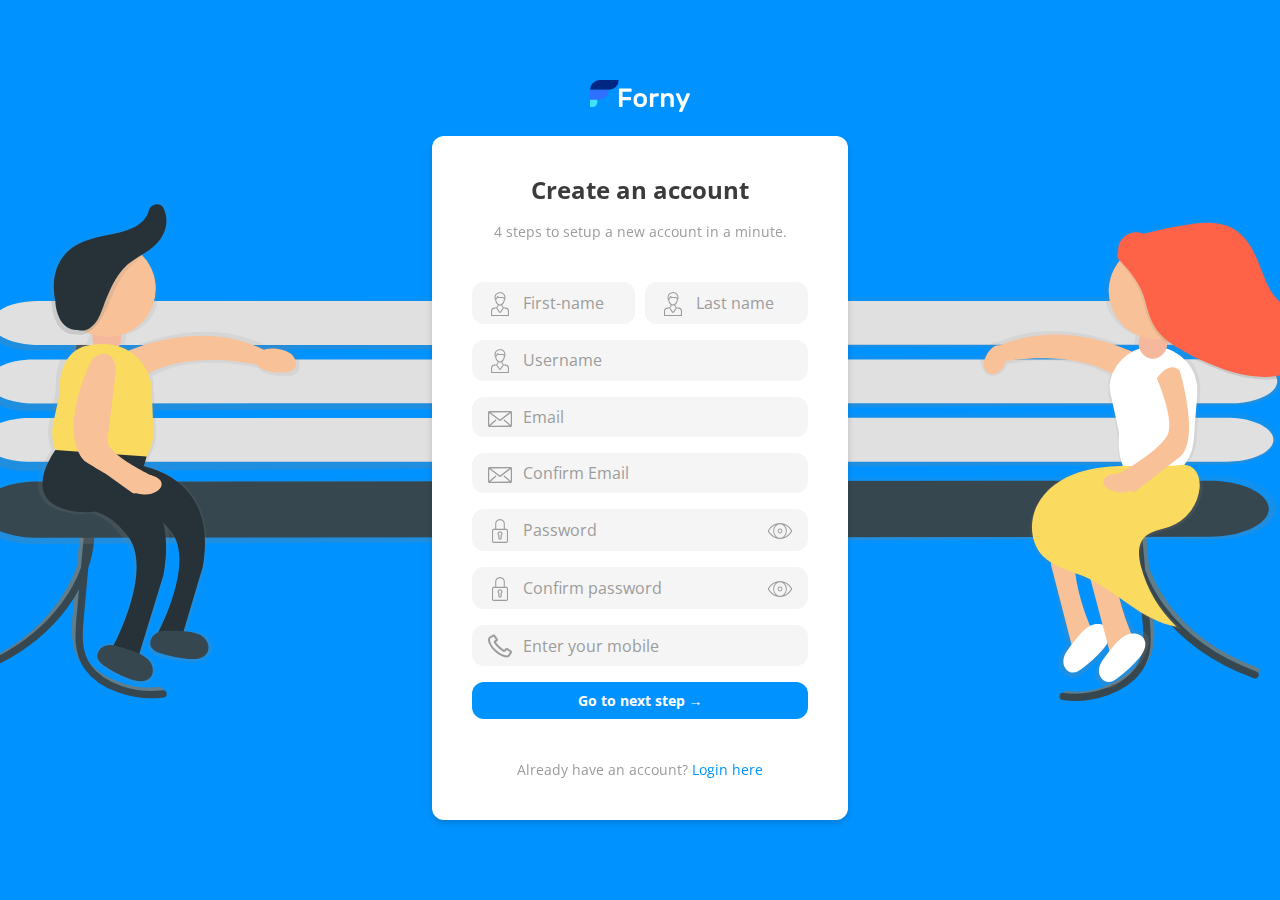
<file: index.html>
<!doctype html>
<html lang="en">

<head>
    <meta charset="utf-8">
    <meta name="viewport" content="width=device-width, initial-scale=1, shrink-to-fit=no">
    <meta name="description" content="Authentication forms">
    <meta name="author" content="Arasari Studio">

    <title>Forny Register form</title>
    <link href="register/css/bootstrap.min.css" rel="stylesheet">
    <link href="register/css/common.css" rel="stylesheet">

    
<link href="https://fonts.googleapis.com/css?family=Open+Sans:400,600,700&display=swap" rel="stylesheet">
<link href="register/css/theme-02.css" rel="stylesheet">
<link href="https://unpkg.com/aos@2.3.1/dist/aos.css" rel="stylesheet">



</head>

<body>
    <div class="forny-container">
        
<div class="forny-inner">
    <div class="mb-6 text-center forny-logo" data-aos="zoom-in" data-aos-duration="1000">
        <img src="register/img/logo-02.svg">
    </div>
    <div class="forny-form" data-aos="zoom-in" data-aos-duration="1000">
        <div class="text-center" data-aos="zoom-in" data-aos-duration="1500">
            <h4>Create an account</h4>
            <p class="mb-10"> 4 steps to setup a new account in a minute.</p>
        </div>
        <form >
            <div  class="form-section active" id="Form1">
            <div style="display: flex;">
            <div class="form-group first-name" data-aos="zoom-in" data-aos-duration="1500">
        
        
                <div class="input-group">
                    <div class="input-group-prepend">
                        <span class="input-group-text">
                            <svg xmlns="http://www.w3.org/2000/svg" width="18" height="24" viewBox="0 0 18 24">
            <g transform="translate(-61.127)">
                <g transform="translate(61.127)">
                    <path d="M75.6,15.584A3.128,3.128,0,0,1,72.452,12.7a5.374,5.374,0,0,0,1.229-1.234,7.564,7.564,0,0,0,1.331-3.524.537.537,0,0,0,.134-.191,5.891,5.891,0,0,0,.445-2.264A5.275,5.275,0,0,0,70.574,0a4.6,4.6,0,0,0-2.088.5,3.62,3.62,0,0,0-.738.134,4.171,4.171,0,0,0-2.6,2.407,6.062,6.062,0,0,0-.292,3.924,6.386,6.386,0,0,0,.27.831.537.537,0,0,0,.125.185A6.772,6.772,0,0,0,67.8,12.7a3.129,3.129,0,0,1-3.146,2.885,3.689,3.689,0,0,0-3.53,3.706V23.46a.536.536,0,0,0,.532.54H78.595a.536.536,0,0,0,.532-.54V19.291A3.688,3.688,0,0,0,75.6,15.584ZM68.044,1.676a2.588,2.588,0,0,1,.61-.1.526.526,0,0,0,.224-.061,3.576,3.576,0,0,1,1.7-.433,4.2,4.2,0,0,1,3.951,4.41c0,.073,0,.146-.005.218A2.3,2.3,0,0,0,72.862,5H69.234a.974.974,0,0,1-.593-.2,1.006,1.006,0,0,1-.328-.432.649.649,0,0,0-.645-.413.656.656,0,0,0-.592.5,5.033,5.033,0,0,1-1.2,2.188C65.336,4.406,66.3,2.187,68.044,1.676Zm-.463,9.346a6.408,6.408,0,0,1-1.29-3.289,6.123,6.123,0,0,0,1.549-2.2A2.083,2.083,0,0,0,68,5.669a2.021,2.021,0,0,0,1.23.414h3.629a1.264,1.264,0,0,1,1.153.76s0,.008,0,.011c0,3.051-1.744,5.532-3.887,5.532A3.315,3.315,0,0,1,67.581,11.022ZM68.8,13.23a3.821,3.821,0,0,0,2.647,0A4.241,4.241,0,0,0,73,15.78l-2.8,4.041a.091.091,0,0,1-.151,0l-2.8-4.042A4.242,4.242,0,0,0,68.8,13.23Zm9.258,9.69H62.192V19.29a2.612,2.612,0,0,1,2.59-2.629,4.5,4.5,0,0,0,1.553-.333l2.846,4.114a1.153,1.153,0,0,0,.947.5h0a1.153,1.153,0,0,0,.947-.5l2.846-4.113a4.326,4.326,0,0,0,1.552.333,2.612,2.612,0,0,1,2.59,2.629Z" transform="translate(-61.127)"/>
                </g>
            </g>
        </svg>
                        </span>
                    </div>
                    
            <input required  class="form-control" name="First-name" type="name"
            placeholder="First-name">
        
                </div>
            </div>

            <div class="form-group last-name" data-aos="zoom-in" data-aos-duration="1500">
        
        
                <div class="input-group">
                    <div class="input-group-prepend">
                        <span class="input-group-text">
                            <svg xmlns="http://www.w3.org/2000/svg" width="18" height="24" viewBox="0 0 18 24">
            <g transform="translate(-61.127)">
                <g transform="translate(61.127)">
                    <path d="M75.6,15.584A3.128,3.128,0,0,1,72.452,12.7a5.374,5.374,0,0,0,1.229-1.234,7.564,7.564,0,0,0,1.331-3.524.537.537,0,0,0,.134-.191,5.891,5.891,0,0,0,.445-2.264A5.275,5.275,0,0,0,70.574,0a4.6,4.6,0,0,0-2.088.5,3.62,3.62,0,0,0-.738.134,4.171,4.171,0,0,0-2.6,2.407,6.062,6.062,0,0,0-.292,3.924,6.386,6.386,0,0,0,.27.831.537.537,0,0,0,.125.185A6.772,6.772,0,0,0,67.8,12.7a3.129,3.129,0,0,1-3.146,2.885,3.689,3.689,0,0,0-3.53,3.706V23.46a.536.536,0,0,0,.532.54H78.595a.536.536,0,0,0,.532-.54V19.291A3.688,3.688,0,0,0,75.6,15.584ZM68.044,1.676a2.588,2.588,0,0,1,.61-.1.526.526,0,0,0,.224-.061,3.576,3.576,0,0,1,1.7-.433,4.2,4.2,0,0,1,3.951,4.41c0,.073,0,.146-.005.218A2.3,2.3,0,0,0,72.862,5H69.234a.974.974,0,0,1-.593-.2,1.006,1.006,0,0,1-.328-.432.649.649,0,0,0-.645-.413.656.656,0,0,0-.592.5,5.033,5.033,0,0,1-1.2,2.188C65.336,4.406,66.3,2.187,68.044,1.676Zm-.463,9.346a6.408,6.408,0,0,1-1.29-3.289,6.123,6.123,0,0,0,1.549-2.2A2.083,2.083,0,0,0,68,5.669a2.021,2.021,0,0,0,1.23.414h3.629a1.264,1.264,0,0,1,1.153.76s0,.008,0,.011c0,3.051-1.744,5.532-3.887,5.532A3.315,3.315,0,0,1,67.581,11.022ZM68.8,13.23a3.821,3.821,0,0,0,2.647,0A4.241,4.241,0,0,0,73,15.78l-2.8,4.041a.091.091,0,0,1-.151,0l-2.8-4.042A4.242,4.242,0,0,0,68.8,13.23Zm9.258,9.69H62.192V19.29a2.612,2.612,0,0,1,2.59-2.629,4.5,4.5,0,0,0,1.553-.333l2.846,4.114a1.153,1.153,0,0,0,.947.5h0a1.153,1.153,0,0,0,.947-.5l2.846-4.113a4.326,4.326,0,0,0,1.552.333,2.612,2.612,0,0,1,2.59,2.629Z" transform="translate(-61.127)"/>
                </g>
            </g>
        </svg>
                        </span>
                    </div>
                    
            <input required  class="form-control" name="Last-name" type="name"
            placeholder="Last name">
        
                </div>
            </div>
        </div>

    <div class="form-group" data-aos="zoom-in" data-aos-duration="1500">
        
        
        <div class="input-group">
            <div class="input-group-prepend">
                <span class="input-group-text">
                    <svg xmlns="http://www.w3.org/2000/svg" width="18" height="24" viewBox="0 0 18 24">
    <g transform="translate(-61.127)">
        <g transform="translate(61.127)">
            <path d="M75.6,15.584A3.128,3.128,0,0,1,72.452,12.7a5.374,5.374,0,0,0,1.229-1.234,7.564,7.564,0,0,0,1.331-3.524.537.537,0,0,0,.134-.191,5.891,5.891,0,0,0,.445-2.264A5.275,5.275,0,0,0,70.574,0a4.6,4.6,0,0,0-2.088.5,3.62,3.62,0,0,0-.738.134,4.171,4.171,0,0,0-2.6,2.407,6.062,6.062,0,0,0-.292,3.924,6.386,6.386,0,0,0,.27.831.537.537,0,0,0,.125.185A6.772,6.772,0,0,0,67.8,12.7a3.129,3.129,0,0,1-3.146,2.885,3.689,3.689,0,0,0-3.53,3.706V23.46a.536.536,0,0,0,.532.54H78.595a.536.536,0,0,0,.532-.54V19.291A3.688,3.688,0,0,0,75.6,15.584ZM68.044,1.676a2.588,2.588,0,0,1,.61-.1.526.526,0,0,0,.224-.061,3.576,3.576,0,0,1,1.7-.433,4.2,4.2,0,0,1,3.951,4.41c0,.073,0,.146-.005.218A2.3,2.3,0,0,0,72.862,5H69.234a.974.974,0,0,1-.593-.2,1.006,1.006,0,0,1-.328-.432.649.649,0,0,0-.645-.413.656.656,0,0,0-.592.5,5.033,5.033,0,0,1-1.2,2.188C65.336,4.406,66.3,2.187,68.044,1.676Zm-.463,9.346a6.408,6.408,0,0,1-1.29-3.289,6.123,6.123,0,0,0,1.549-2.2A2.083,2.083,0,0,0,68,5.669a2.021,2.021,0,0,0,1.23.414h3.629a1.264,1.264,0,0,1,1.153.76s0,.008,0,.011c0,3.051-1.744,5.532-3.887,5.532A3.315,3.315,0,0,1,67.581,11.022ZM68.8,13.23a3.821,3.821,0,0,0,2.647,0A4.241,4.241,0,0,0,73,15.78l-2.8,4.041a.091.091,0,0,1-.151,0l-2.8-4.042A4.242,4.242,0,0,0,68.8,13.23Zm9.258,9.69H62.192V19.29a2.612,2.612,0,0,1,2.59-2.629,4.5,4.5,0,0,0,1.553-.333l2.846,4.114a1.153,1.153,0,0,0,.947.5h0a1.153,1.153,0,0,0,.947-.5l2.846-4.113a4.326,4.326,0,0,0,1.552.333,2.612,2.612,0,0,1,2.59,2.629Z" transform="translate(-61.127)"/>
        </g>
    </g>
</svg>
                </span>
            </div>
            
    <input required  class="form-control" name="username" type="username"
    placeholder="Username">

        </div>
    </div>

            
    <div class="form-group" data-aos="zoom-in" data-aos-duration="1500">
        
        <div class="input-group">
            <div class="input-group-prepend">
                <span class="input-group-text">
                    <svg xmlns="http://www.w3.org/2000/svg" width="24" height="16" viewBox="0 0 24 16">
    <g transform="translate(0)">
        <path d="M23.983,101.792a1.3,1.3,0,0,0-1.229-1.347h0l-21.525.032a1.169,1.169,0,0,0-.869.4,1.41,1.41,0,0,0-.359.954L.017,115.1a1.408,1.408,0,0,0,.361.953,1.169,1.169,0,0,0,.868.394h0l21.525-.032A1.3,1.3,0,0,0,24,115.062Zm-2.58,0L12,108.967,2.58,101.824Zm-5.427,8.525,5.577,4.745-19.124.029,5.611-4.774a.719.719,0,0,0,.109-.946.579.579,0,0,0-.862-.12L1.245,114.4,1.23,102.44l10.422,7.9a.57.57,0,0,0,.7,0l10.4-7.934.016,11.986-6.04-5.139a.579.579,0,0,0-.862.12A.719.719,0,0,0,15.977,110.321Z" transform="translate(0 -100.445)"/>
    </g>
</svg>
                </span>
            </div>
            
    <input required  class="form-control" name="email" type="email"
    placeholder="Email">

        </div>
    </div>

    <div class="form-group" data-aos="zoom-in" data-aos-duration="1500">
        
        <div class="input-group">
            <div class="input-group-prepend">
                <span class="input-group-text">
                    <svg xmlns="http://www.w3.org/2000/svg" width="24" height="16" viewBox="0 0 24 16">
    <g transform="translate(0)">
        <path d="M23.983,101.792a1.3,1.3,0,0,0-1.229-1.347h0l-21.525.032a1.169,1.169,0,0,0-.869.4,1.41,1.41,0,0,0-.359.954L.017,115.1a1.408,1.408,0,0,0,.361.953,1.169,1.169,0,0,0,.868.394h0l21.525-.032A1.3,1.3,0,0,0,24,115.062Zm-2.58,0L12,108.967,2.58,101.824Zm-5.427,8.525,5.577,4.745-19.124.029,5.611-4.774a.719.719,0,0,0,.109-.946.579.579,0,0,0-.862-.12L1.245,114.4,1.23,102.44l10.422,7.9a.57.57,0,0,0,.7,0l10.4-7.934.016,11.986-6.04-5.139a.579.579,0,0,0-.862.12A.719.719,0,0,0,15.977,110.321Z" transform="translate(0 -100.445)"/>
    </g>
</svg>
                </span>
            </div>
            
    <input required  class="form-control" name="email" type="email"
    placeholder="Confirm Email">

        </div>
    </div>

            
    <div class="form-group password-field" data-aos="zoom-in" data-aos-duration="1500">
        
        <div class="input-group">
            <div class="input-group-prepend">
                <span class="input-group-text">
                    <svg xmlns="http://www.w3.org/2000/svg" width="16" height="24" viewBox="0 0 16 24">
    <g transform="translate(0)">
        <g transform="translate(5.457 12.224)">
            <path d="M207.734,276.673a2.543,2.543,0,0,0-1.749,4.389v2.3a1.749,1.749,0,1,0,3.5,0v-2.3a2.543,2.543,0,0,0-1.749-4.389Zm.9,3.5a1.212,1.212,0,0,0-.382.877v2.31a.518.518,0,1,1-1.035,0v-2.31a1.212,1.212,0,0,0-.382-.877,1.3,1.3,0,0,1-.412-.955,1.311,1.311,0,1,1,2.622,0A1.3,1.3,0,0,1,208.633,280.17Z" transform="translate(-205.191 -276.673)"/>
        </g>
        <path d="M84.521,9.838H82.933V5.253a4.841,4.841,0,1,0-9.646,0V9.838H71.7a1.666,1.666,0,0,0-1.589,1.73v10.7A1.666,1.666,0,0,0,71.7,24H84.521a1.666,1.666,0,0,0,1.589-1.73v-10.7A1.666,1.666,0,0,0,84.521,9.838ZM74.346,5.253a3.778,3.778,0,1,1,7.528,0V9.838H74.346ZM85.051,22.27h0a.555.555,0,0,1-.53.577H71.7a.555.555,0,0,1-.53-.577v-10.7a.555.555,0,0,1,.53-.577H84.521a.555.555,0,0,1,.53.577Z" transform="translate(-70.11)"/>
    </g>
</svg>
                </span>
            </div>
            
    <input required  class="form-control" name="password" type="password"
    placeholder="Password">

            <div class="input-group-append cursor-pointer">
                <span class="input-group-text">
                    <svg xmlns="http://www.w3.org/2000/svg" width="24" height="16" viewBox="0 0 24 16">
    <g transform="translate(0 0)">
        <g transform="translate(0 0)">
            <path d="M23.609,117.568a15.656,15.656,0,0,0-5.045-4.859,12.823,12.823,0,0,0-6.38-1.811c-.062,0-.309,0-.371,0a12.823,12.823,0,0,0-6.38,1.811,15.656,15.656,0,0,0-5.045,4.859,2.464,2.464,0,0,0,0,2.658,15.656,15.656,0,0,0,5.045,4.859,12.822,12.822,0,0,0,6.38,1.811c.062,0,.309,0,.371,0a12.823,12.823,0,0,0,6.38-1.811,15.656,15.656,0,0,0,5.045-4.859A2.464,2.464,0,0,0,23.609,117.568Zm-17.74,6.489a14.622,14.622,0,0,1-4.712-4.538,1.155,1.155,0,0,1,0-1.245,14.621,14.621,0,0,1,4.712-4.538,12.747,12.747,0,0,1,1.586-.79,8.964,8.964,0,0,0,0,11.9A12.748,12.748,0,0,1,5.869,124.057ZM12,125.75c-3.213,0-5.827-3.074-5.827-6.853s2.614-6.853,5.827-6.853,5.827,3.074,5.827,6.853S15.211,125.75,12,125.75Zm10.841-6.23a14.621,14.621,0,0,1-4.712,4.538,12.737,12.737,0,0,1-1.585.788,8.964,8.964,0,0,0,0-11.9,12.74,12.74,0,0,1,1.587.791,14.622,14.622,0,0,1,4.712,4.538A1.155,1.155,0,0,1,22.839,119.52Z" transform="translate(0.002 -110.897)"/>
        </g>
        <g transform="translate(9.565 5.565)">
            <path d="M205.24,202.8a2.435,2.435,0,1,0,2.435,2.435A2.438,2.438,0,0,0,205.24,202.8Zm0,3.917a1.482,1.482,0,1,1,1.482-1.482A1.483,1.483,0,0,1,205.24,206.721Z" transform="translate(-202.805 -202.804)"/>
        </g>
    </g>
</svg>
                </span>
            </div>
        </div>
    </div>

    <div class="form-group password-field" data-aos="zoom-in" data-aos-duration="1500">
        
        <div class="input-group">
            <div class="input-group-prepend">
                <span class="input-group-text">
                    <svg xmlns="http://www.w3.org/2000/svg" width="16" height="24" viewBox="0 0 16 24">
    <g transform="translate(0)">
        <g transform="translate(5.457 12.224)">
            <path d="M207.734,276.673a2.543,2.543,0,0,0-1.749,4.389v2.3a1.749,1.749,0,1,0,3.5,0v-2.3a2.543,2.543,0,0,0-1.749-4.389Zm.9,3.5a1.212,1.212,0,0,0-.382.877v2.31a.518.518,0,1,1-1.035,0v-2.31a1.212,1.212,0,0,0-.382-.877,1.3,1.3,0,0,1-.412-.955,1.311,1.311,0,1,1,2.622,0A1.3,1.3,0,0,1,208.633,280.17Z" transform="translate(-205.191 -276.673)"/>
        </g>
        <path d="M84.521,9.838H82.933V5.253a4.841,4.841,0,1,0-9.646,0V9.838H71.7a1.666,1.666,0,0,0-1.589,1.73v10.7A1.666,1.666,0,0,0,71.7,24H84.521a1.666,1.666,0,0,0,1.589-1.73v-10.7A1.666,1.666,0,0,0,84.521,9.838ZM74.346,5.253a3.778,3.778,0,1,1,7.528,0V9.838H74.346ZM85.051,22.27h0a.555.555,0,0,1-.53.577H71.7a.555.555,0,0,1-.53-.577v-10.7a.555.555,0,0,1,.53-.577H84.521a.555.555,0,0,1,.53.577Z" transform="translate(-70.11)"/>
    </g>
</svg>
                </span>
            </div>
            
    <input required  class="form-control" name="password" type="password"
    placeholder="Confirm password">

            <div class="input-group-append cursor-pointer">
                <span class="input-group-text">
                    <svg xmlns="http://www.w3.org/2000/svg" width="24" height="16" viewBox="0 0 24 16">
    <g transform="translate(0 0)">
        <g transform="translate(0 0)">
            <path d="M23.609,117.568a15.656,15.656,0,0,0-5.045-4.859,12.823,12.823,0,0,0-6.38-1.811c-.062,0-.309,0-.371,0a12.823,12.823,0,0,0-6.38,1.811,15.656,15.656,0,0,0-5.045,4.859,2.464,2.464,0,0,0,0,2.658,15.656,15.656,0,0,0,5.045,4.859,12.822,12.822,0,0,0,6.38,1.811c.062,0,.309,0,.371,0a12.823,12.823,0,0,0,6.38-1.811,15.656,15.656,0,0,0,5.045-4.859A2.464,2.464,0,0,0,23.609,117.568Zm-17.74,6.489a14.622,14.622,0,0,1-4.712-4.538,1.155,1.155,0,0,1,0-1.245,14.621,14.621,0,0,1,4.712-4.538,12.747,12.747,0,0,1,1.586-.79,8.964,8.964,0,0,0,0,11.9A12.748,12.748,0,0,1,5.869,124.057ZM12,125.75c-3.213,0-5.827-3.074-5.827-6.853s2.614-6.853,5.827-6.853,5.827,3.074,5.827,6.853S15.211,125.75,12,125.75Zm10.841-6.23a14.621,14.621,0,0,1-4.712,4.538,12.737,12.737,0,0,1-1.585.788,8.964,8.964,0,0,0,0-11.9,12.74,12.74,0,0,1,1.587.791,14.622,14.622,0,0,1,4.712,4.538A1.155,1.155,0,0,1,22.839,119.52Z" transform="translate(0.002 -110.897)"/>
        </g>
        <g transform="translate(9.565 5.565)">
            <path d="M205.24,202.8a2.435,2.435,0,1,0,2.435,2.435A2.438,2.438,0,0,0,205.24,202.8Zm0,3.917a1.482,1.482,0,1,1,1.482-1.482A1.483,1.483,0,0,1,205.24,206.721Z" transform="translate(-202.805 -202.804)"/>
        </g>
    </g>
</svg>
                </span>
            </div>
        </div>
    </div>


    <div class="form-group" data-aos="zoom-in" data-aos-duration="1500">
        
        
        <div class="input-group">
            <div class="input-group-prepend">
                <span class="input-group-text">
                    <svg version="1.1" id="Layer_1" xmlns="http://www.w3.org/2000/svg" xmlns:xlink="http://www.w3.org/1999/xlink" x="0px" y="0px"
	 viewBox="0 0 64 64" style="enable-background:new 0 0 64 64;" xml:space="preserve">
<path d="M61.6,44.1l-9.3-5.9c-2.4-1.3-5.3-0.8-6.9,1.3l-2.1,3.2c-12-7.2-19.5-16.8-22.4-21.1l3.5-2.1c1.1-0.8,1.9-1.9,2.1-3.2
	c0.3-1.3,0-2.7-0.8-3.7l-6.1-8.8c-1.6-2.1-4.5-2.9-6.7-1.6L4,7C3.5,7.3,3.2,7.5,2.7,7.8C-4,15,2.1,31.3,17.6,45.9
	c11.2,10.7,23.2,16.5,31.7,16.5c3.2,0,5.9-0.8,7.7-2.4c0.3-0.3,0.8-0.8,1.1-1.1l0,0l5.1-8C64.8,48.6,64,45.4,61.6,44.1z M53.6,56
	C49,59.8,34.7,55,21.1,42.2C7.7,29.4,2.7,15.8,6.7,11.5l8.3-4.8l5.9,8.5l-3.5,2.1c-1.1,0.8-1.9,1.9-2.1,3.2c-0.3,1.3,0,2.7,0.8,3.7
	c2.9,4.3,11.2,15.2,24.3,23.2c2.4,1.3,5.3,0.8,6.9-1.3l2.4-3.5l9.1,5.6L53.6,56z"/>
</svg>

                </span>
            </div>
            
    <input required  class="form-control" name="phone" type="number"
    placeholder="Enter your mobile">

        </div>
    </div>

            
                <a data-aos="zoom-in" data-aos-duration="1500" style="color: #fff;" href="register/steps/step-2.html" class="btn btn-primary btn-block next">Go to next step &#8594;</a>
            

            <div class="text-center mt-10">
                Already have an account? <a href="login.html">Login here</a>
            </div>

            </div>
             
        </form>
    </div>
</div>

    </div>

    <script src="register/js/jquery.min.js"></script>
    <script src="register/js/bootstrap.min.js"></script>
    <script src="register/js/main.js"></script>
    <script src="register/js/demo.js"></script>

    <script src="https://unpkg.com/aos@2.3.1/dist/aos.js"></script>
    <script>
        AOS.init();
      </script>
    
</body>

</html>
</file>
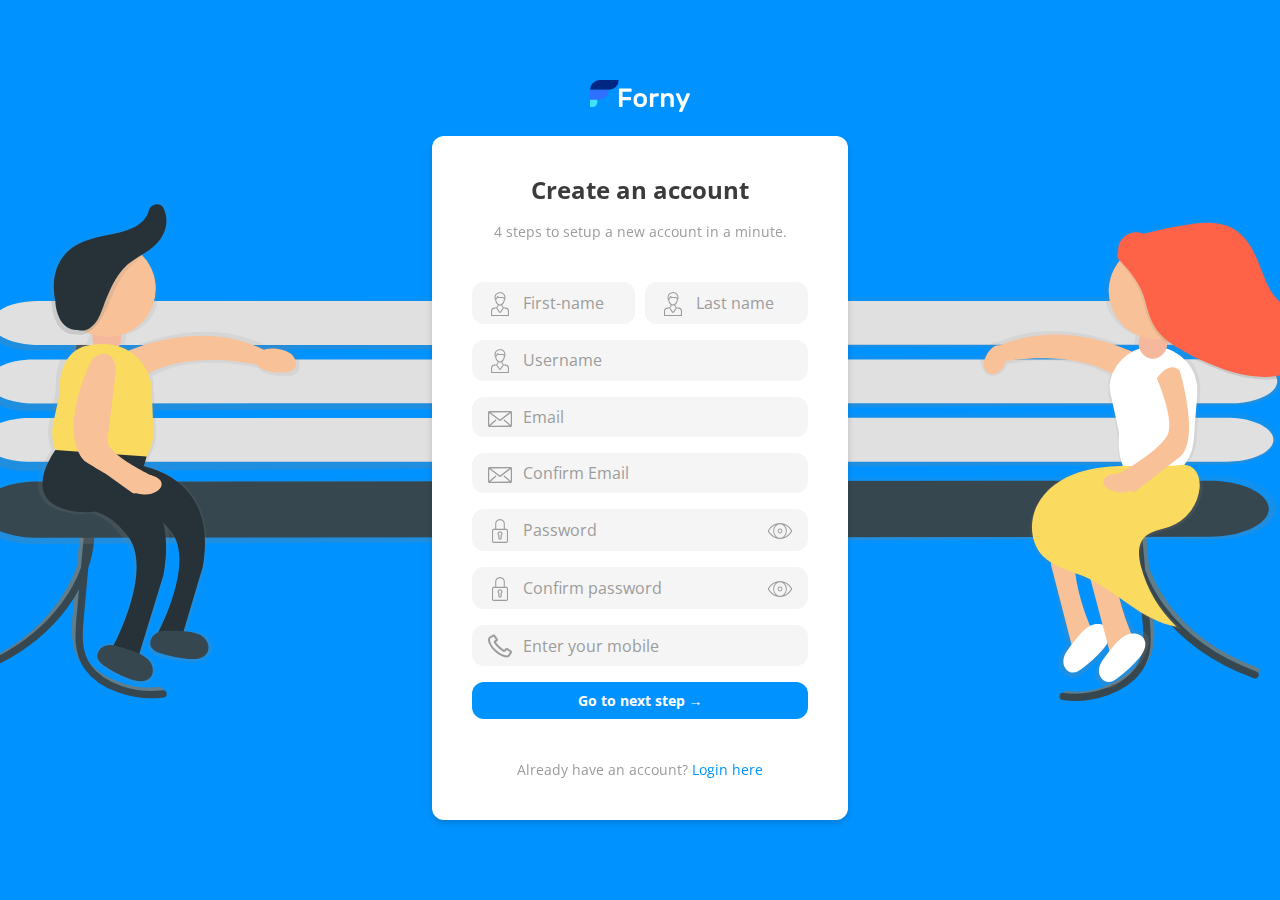
<file: register.html>
<!doctype html>
<html lang="en">

<head>
    <meta charset="utf-8">
    <meta name="viewport" content="width=device-width, initial-scale=1, shrink-to-fit=no">
    <meta name="description" content="Authentication forms">
    <meta name="author" content="Arasari Studio">

    <title>Forny Register form</title>
    <link href="register/css/bootstrap.min.css" rel="stylesheet">
    <link href="register/css/common.css" rel="stylesheet">

    
<link href="https://fonts.googleapis.com/css?family=Open+Sans:400,600,700&display=swap" rel="stylesheet">
<link href="register/css/theme-02.css" rel="stylesheet">
<link href="https://unpkg.com/aos@2.3.1/dist/aos.css" rel="stylesheet">



</head>

<body>
    <div class="forny-container">
        
<div class="forny-inner">
    <div class="mb-6 text-center forny-logo" data-aos="zoom-in" data-aos-duration="1000">
        <img src="register/img/logo-02.svg">
    </div>
    <div class="forny-form" data-aos="zoom-in" data-aos-duration="1000">
        <div class="text-center" data-aos="zoom-in" data-aos-duration="1500">
            <h4>Create an account</h4>
            <p class="mb-10"> 4 steps to setup a new account in a minute.</p>
        </div>
        <form >
            <div  class="form-section active" id="Form1">
            <div style="display: flex;">
            <div class="form-group first-name" data-aos="zoom-in" data-aos-duration="1500">
        
        
                <div class="input-group">
                    <div class="input-group-prepend">
                        <span class="input-group-text">
                            <svg xmlns="http://www.w3.org/2000/svg" width="18" height="24" viewBox="0 0 18 24">
            <g transform="translate(-61.127)">
                <g transform="translate(61.127)">
                    <path d="M75.6,15.584A3.128,3.128,0,0,1,72.452,12.7a5.374,5.374,0,0,0,1.229-1.234,7.564,7.564,0,0,0,1.331-3.524.537.537,0,0,0,.134-.191,5.891,5.891,0,0,0,.445-2.264A5.275,5.275,0,0,0,70.574,0a4.6,4.6,0,0,0-2.088.5,3.62,3.62,0,0,0-.738.134,4.171,4.171,0,0,0-2.6,2.407,6.062,6.062,0,0,0-.292,3.924,6.386,6.386,0,0,0,.27.831.537.537,0,0,0,.125.185A6.772,6.772,0,0,0,67.8,12.7a3.129,3.129,0,0,1-3.146,2.885,3.689,3.689,0,0,0-3.53,3.706V23.46a.536.536,0,0,0,.532.54H78.595a.536.536,0,0,0,.532-.54V19.291A3.688,3.688,0,0,0,75.6,15.584ZM68.044,1.676a2.588,2.588,0,0,1,.61-.1.526.526,0,0,0,.224-.061,3.576,3.576,0,0,1,1.7-.433,4.2,4.2,0,0,1,3.951,4.41c0,.073,0,.146-.005.218A2.3,2.3,0,0,0,72.862,5H69.234a.974.974,0,0,1-.593-.2,1.006,1.006,0,0,1-.328-.432.649.649,0,0,0-.645-.413.656.656,0,0,0-.592.5,5.033,5.033,0,0,1-1.2,2.188C65.336,4.406,66.3,2.187,68.044,1.676Zm-.463,9.346a6.408,6.408,0,0,1-1.29-3.289,6.123,6.123,0,0,0,1.549-2.2A2.083,2.083,0,0,0,68,5.669a2.021,2.021,0,0,0,1.23.414h3.629a1.264,1.264,0,0,1,1.153.76s0,.008,0,.011c0,3.051-1.744,5.532-3.887,5.532A3.315,3.315,0,0,1,67.581,11.022ZM68.8,13.23a3.821,3.821,0,0,0,2.647,0A4.241,4.241,0,0,0,73,15.78l-2.8,4.041a.091.091,0,0,1-.151,0l-2.8-4.042A4.242,4.242,0,0,0,68.8,13.23Zm9.258,9.69H62.192V19.29a2.612,2.612,0,0,1,2.59-2.629,4.5,4.5,0,0,0,1.553-.333l2.846,4.114a1.153,1.153,0,0,0,.947.5h0a1.153,1.153,0,0,0,.947-.5l2.846-4.113a4.326,4.326,0,0,0,1.552.333,2.612,2.612,0,0,1,2.59,2.629Z" transform="translate(-61.127)"/>
                </g>
            </g>
        </svg>
                        </span>
                    </div>
                    
            <input required  class="form-control" name="First-name" type="name"
            placeholder="First-name">
        
                </div>
            </div>

            <div class="form-group last-name" data-aos="zoom-in" data-aos-duration="1500">
        
        
                <div class="input-group">
                    <div class="input-group-prepend">
                        <span class="input-group-text">
                            <svg xmlns="http://www.w3.org/2000/svg" width="18" height="24" viewBox="0 0 18 24">
            <g transform="translate(-61.127)">
                <g transform="translate(61.127)">
                    <path d="M75.6,15.584A3.128,3.128,0,0,1,72.452,12.7a5.374,5.374,0,0,0,1.229-1.234,7.564,7.564,0,0,0,1.331-3.524.537.537,0,0,0,.134-.191,5.891,5.891,0,0,0,.445-2.264A5.275,5.275,0,0,0,70.574,0a4.6,4.6,0,0,0-2.088.5,3.62,3.62,0,0,0-.738.134,4.171,4.171,0,0,0-2.6,2.407,6.062,6.062,0,0,0-.292,3.924,6.386,6.386,0,0,0,.27.831.537.537,0,0,0,.125.185A6.772,6.772,0,0,0,67.8,12.7a3.129,3.129,0,0,1-3.146,2.885,3.689,3.689,0,0,0-3.53,3.706V23.46a.536.536,0,0,0,.532.54H78.595a.536.536,0,0,0,.532-.54V19.291A3.688,3.688,0,0,0,75.6,15.584ZM68.044,1.676a2.588,2.588,0,0,1,.61-.1.526.526,0,0,0,.224-.061,3.576,3.576,0,0,1,1.7-.433,4.2,4.2,0,0,1,3.951,4.41c0,.073,0,.146-.005.218A2.3,2.3,0,0,0,72.862,5H69.234a.974.974,0,0,1-.593-.2,1.006,1.006,0,0,1-.328-.432.649.649,0,0,0-.645-.413.656.656,0,0,0-.592.5,5.033,5.033,0,0,1-1.2,2.188C65.336,4.406,66.3,2.187,68.044,1.676Zm-.463,9.346a6.408,6.408,0,0,1-1.29-3.289,6.123,6.123,0,0,0,1.549-2.2A2.083,2.083,0,0,0,68,5.669a2.021,2.021,0,0,0,1.23.414h3.629a1.264,1.264,0,0,1,1.153.76s0,.008,0,.011c0,3.051-1.744,5.532-3.887,5.532A3.315,3.315,0,0,1,67.581,11.022ZM68.8,13.23a3.821,3.821,0,0,0,2.647,0A4.241,4.241,0,0,0,73,15.78l-2.8,4.041a.091.091,0,0,1-.151,0l-2.8-4.042A4.242,4.242,0,0,0,68.8,13.23Zm9.258,9.69H62.192V19.29a2.612,2.612,0,0,1,2.59-2.629,4.5,4.5,0,0,0,1.553-.333l2.846,4.114a1.153,1.153,0,0,0,.947.5h0a1.153,1.153,0,0,0,.947-.5l2.846-4.113a4.326,4.326,0,0,0,1.552.333,2.612,2.612,0,0,1,2.59,2.629Z" transform="translate(-61.127)"/>
                </g>
            </g>
        </svg>
                        </span>
                    </div>
                    
            <input required  class="form-control" name="Last-name" type="name"
            placeholder="Last name">
        
                </div>
            </div>
        </div>

    <div class="form-group" data-aos="zoom-in" data-aos-duration="1500">
        
        
        <div class="input-group">
            <div class="input-group-prepend">
                <span class="input-group-text">
                    <svg xmlns="http://www.w3.org/2000/svg" width="18" height="24" viewBox="0 0 18 24">
    <g transform="translate(-61.127)">
        <g transform="translate(61.127)">
            <path d="M75.6,15.584A3.128,3.128,0,0,1,72.452,12.7a5.374,5.374,0,0,0,1.229-1.234,7.564,7.564,0,0,0,1.331-3.524.537.537,0,0,0,.134-.191,5.891,5.891,0,0,0,.445-2.264A5.275,5.275,0,0,0,70.574,0a4.6,4.6,0,0,0-2.088.5,3.62,3.62,0,0,0-.738.134,4.171,4.171,0,0,0-2.6,2.407,6.062,6.062,0,0,0-.292,3.924,6.386,6.386,0,0,0,.27.831.537.537,0,0,0,.125.185A6.772,6.772,0,0,0,67.8,12.7a3.129,3.129,0,0,1-3.146,2.885,3.689,3.689,0,0,0-3.53,3.706V23.46a.536.536,0,0,0,.532.54H78.595a.536.536,0,0,0,.532-.54V19.291A3.688,3.688,0,0,0,75.6,15.584ZM68.044,1.676a2.588,2.588,0,0,1,.61-.1.526.526,0,0,0,.224-.061,3.576,3.576,0,0,1,1.7-.433,4.2,4.2,0,0,1,3.951,4.41c0,.073,0,.146-.005.218A2.3,2.3,0,0,0,72.862,5H69.234a.974.974,0,0,1-.593-.2,1.006,1.006,0,0,1-.328-.432.649.649,0,0,0-.645-.413.656.656,0,0,0-.592.5,5.033,5.033,0,0,1-1.2,2.188C65.336,4.406,66.3,2.187,68.044,1.676Zm-.463,9.346a6.408,6.408,0,0,1-1.29-3.289,6.123,6.123,0,0,0,1.549-2.2A2.083,2.083,0,0,0,68,5.669a2.021,2.021,0,0,0,1.23.414h3.629a1.264,1.264,0,0,1,1.153.76s0,.008,0,.011c0,3.051-1.744,5.532-3.887,5.532A3.315,3.315,0,0,1,67.581,11.022ZM68.8,13.23a3.821,3.821,0,0,0,2.647,0A4.241,4.241,0,0,0,73,15.78l-2.8,4.041a.091.091,0,0,1-.151,0l-2.8-4.042A4.242,4.242,0,0,0,68.8,13.23Zm9.258,9.69H62.192V19.29a2.612,2.612,0,0,1,2.59-2.629,4.5,4.5,0,0,0,1.553-.333l2.846,4.114a1.153,1.153,0,0,0,.947.5h0a1.153,1.153,0,0,0,.947-.5l2.846-4.113a4.326,4.326,0,0,0,1.552.333,2.612,2.612,0,0,1,2.59,2.629Z" transform="translate(-61.127)"/>
        </g>
    </g>
</svg>
                </span>
            </div>
            
    <input required  class="form-control" name="username" type="username"
    placeholder="Username">

        </div>
    </div>

            
    <div class="form-group" data-aos="zoom-in" data-aos-duration="1500">
        
        <div class="input-group">
            <div class="input-group-prepend">
                <span class="input-group-text">
                    <svg xmlns="http://www.w3.org/2000/svg" width="24" height="16" viewBox="0 0 24 16">
    <g transform="translate(0)">
        <path d="M23.983,101.792a1.3,1.3,0,0,0-1.229-1.347h0l-21.525.032a1.169,1.169,0,0,0-.869.4,1.41,1.41,0,0,0-.359.954L.017,115.1a1.408,1.408,0,0,0,.361.953,1.169,1.169,0,0,0,.868.394h0l21.525-.032A1.3,1.3,0,0,0,24,115.062Zm-2.58,0L12,108.967,2.58,101.824Zm-5.427,8.525,5.577,4.745-19.124.029,5.611-4.774a.719.719,0,0,0,.109-.946.579.579,0,0,0-.862-.12L1.245,114.4,1.23,102.44l10.422,7.9a.57.57,0,0,0,.7,0l10.4-7.934.016,11.986-6.04-5.139a.579.579,0,0,0-.862.12A.719.719,0,0,0,15.977,110.321Z" transform="translate(0 -100.445)"/>
    </g>
</svg>
                </span>
            </div>
            
    <input required  class="form-control" name="email" type="email"
    placeholder="Email">

        </div>
    </div>

    <div class="form-group" data-aos="zoom-in" data-aos-duration="1500">
        
        <div class="input-group">
            <div class="input-group-prepend">
                <span class="input-group-text">
                    <svg xmlns="http://www.w3.org/2000/svg" width="24" height="16" viewBox="0 0 24 16">
    <g transform="translate(0)">
        <path d="M23.983,101.792a1.3,1.3,0,0,0-1.229-1.347h0l-21.525.032a1.169,1.169,0,0,0-.869.4,1.41,1.41,0,0,0-.359.954L.017,115.1a1.408,1.408,0,0,0,.361.953,1.169,1.169,0,0,0,.868.394h0l21.525-.032A1.3,1.3,0,0,0,24,115.062Zm-2.58,0L12,108.967,2.58,101.824Zm-5.427,8.525,5.577,4.745-19.124.029,5.611-4.774a.719.719,0,0,0,.109-.946.579.579,0,0,0-.862-.12L1.245,114.4,1.23,102.44l10.422,7.9a.57.57,0,0,0,.7,0l10.4-7.934.016,11.986-6.04-5.139a.579.579,0,0,0-.862.12A.719.719,0,0,0,15.977,110.321Z" transform="translate(0 -100.445)"/>
    </g>
</svg>
                </span>
            </div>
            
    <input required  class="form-control" name="email" type="email"
    placeholder="Confirm Email">

        </div>
    </div>

            
    <div class="form-group password-field" data-aos="zoom-in" data-aos-duration="1500">
        
        <div class="input-group">
            <div class="input-group-prepend">
                <span class="input-group-text">
                    <svg xmlns="http://www.w3.org/2000/svg" width="16" height="24" viewBox="0 0 16 24">
    <g transform="translate(0)">
        <g transform="translate(5.457 12.224)">
            <path d="M207.734,276.673a2.543,2.543,0,0,0-1.749,4.389v2.3a1.749,1.749,0,1,0,3.5,0v-2.3a2.543,2.543,0,0,0-1.749-4.389Zm.9,3.5a1.212,1.212,0,0,0-.382.877v2.31a.518.518,0,1,1-1.035,0v-2.31a1.212,1.212,0,0,0-.382-.877,1.3,1.3,0,0,1-.412-.955,1.311,1.311,0,1,1,2.622,0A1.3,1.3,0,0,1,208.633,280.17Z" transform="translate(-205.191 -276.673)"/>
        </g>
        <path d="M84.521,9.838H82.933V5.253a4.841,4.841,0,1,0-9.646,0V9.838H71.7a1.666,1.666,0,0,0-1.589,1.73v10.7A1.666,1.666,0,0,0,71.7,24H84.521a1.666,1.666,0,0,0,1.589-1.73v-10.7A1.666,1.666,0,0,0,84.521,9.838ZM74.346,5.253a3.778,3.778,0,1,1,7.528,0V9.838H74.346ZM85.051,22.27h0a.555.555,0,0,1-.53.577H71.7a.555.555,0,0,1-.53-.577v-10.7a.555.555,0,0,1,.53-.577H84.521a.555.555,0,0,1,.53.577Z" transform="translate(-70.11)"/>
    </g>
</svg>
                </span>
            </div>
            
    <input required  class="form-control" name="password" type="password"
    placeholder="Password">

            <div class="input-group-append cursor-pointer">
                <span class="input-group-text">
                    <svg xmlns="http://www.w3.org/2000/svg" width="24" height="16" viewBox="0 0 24 16">
    <g transform="translate(0 0)">
        <g transform="translate(0 0)">
            <path d="M23.609,117.568a15.656,15.656,0,0,0-5.045-4.859,12.823,12.823,0,0,0-6.38-1.811c-.062,0-.309,0-.371,0a12.823,12.823,0,0,0-6.38,1.811,15.656,15.656,0,0,0-5.045,4.859,2.464,2.464,0,0,0,0,2.658,15.656,15.656,0,0,0,5.045,4.859,12.822,12.822,0,0,0,6.38,1.811c.062,0,.309,0,.371,0a12.823,12.823,0,0,0,6.38-1.811,15.656,15.656,0,0,0,5.045-4.859A2.464,2.464,0,0,0,23.609,117.568Zm-17.74,6.489a14.622,14.622,0,0,1-4.712-4.538,1.155,1.155,0,0,1,0-1.245,14.621,14.621,0,0,1,4.712-4.538,12.747,12.747,0,0,1,1.586-.79,8.964,8.964,0,0,0,0,11.9A12.748,12.748,0,0,1,5.869,124.057ZM12,125.75c-3.213,0-5.827-3.074-5.827-6.853s2.614-6.853,5.827-6.853,5.827,3.074,5.827,6.853S15.211,125.75,12,125.75Zm10.841-6.23a14.621,14.621,0,0,1-4.712,4.538,12.737,12.737,0,0,1-1.585.788,8.964,8.964,0,0,0,0-11.9,12.74,12.74,0,0,1,1.587.791,14.622,14.622,0,0,1,4.712,4.538A1.155,1.155,0,0,1,22.839,119.52Z" transform="translate(0.002 -110.897)"/>
        </g>
        <g transform="translate(9.565 5.565)">
            <path d="M205.24,202.8a2.435,2.435,0,1,0,2.435,2.435A2.438,2.438,0,0,0,205.24,202.8Zm0,3.917a1.482,1.482,0,1,1,1.482-1.482A1.483,1.483,0,0,1,205.24,206.721Z" transform="translate(-202.805 -202.804)"/>
        </g>
    </g>
</svg>
                </span>
            </div>
        </div>
    </div>

    <div class="form-group password-field" data-aos="zoom-in" data-aos-duration="1500">
        
        <div class="input-group">
            <div class="input-group-prepend">
                <span class="input-group-text">
                    <svg xmlns="http://www.w3.org/2000/svg" width="16" height="24" viewBox="0 0 16 24">
    <g transform="translate(0)">
        <g transform="translate(5.457 12.224)">
            <path d="M207.734,276.673a2.543,2.543,0,0,0-1.749,4.389v2.3a1.749,1.749,0,1,0,3.5,0v-2.3a2.543,2.543,0,0,0-1.749-4.389Zm.9,3.5a1.212,1.212,0,0,0-.382.877v2.31a.518.518,0,1,1-1.035,0v-2.31a1.212,1.212,0,0,0-.382-.877,1.3,1.3,0,0,1-.412-.955,1.311,1.311,0,1,1,2.622,0A1.3,1.3,0,0,1,208.633,280.17Z" transform="translate(-205.191 -276.673)"/>
        </g>
        <path d="M84.521,9.838H82.933V5.253a4.841,4.841,0,1,0-9.646,0V9.838H71.7a1.666,1.666,0,0,0-1.589,1.73v10.7A1.666,1.666,0,0,0,71.7,24H84.521a1.666,1.666,0,0,0,1.589-1.73v-10.7A1.666,1.666,0,0,0,84.521,9.838ZM74.346,5.253a3.778,3.778,0,1,1,7.528,0V9.838H74.346ZM85.051,22.27h0a.555.555,0,0,1-.53.577H71.7a.555.555,0,0,1-.53-.577v-10.7a.555.555,0,0,1,.53-.577H84.521a.555.555,0,0,1,.53.577Z" transform="translate(-70.11)"/>
    </g>
</svg>
                </span>
            </div>
            
    <input required  class="form-control" name="password" type="password"
    placeholder="Confirm password">

            <div class="input-group-append cursor-pointer">
                <span class="input-group-text">
                    <svg xmlns="http://www.w3.org/2000/svg" width="24" height="16" viewBox="0 0 24 16">
    <g transform="translate(0 0)">
        <g transform="translate(0 0)">
            <path d="M23.609,117.568a15.656,15.656,0,0,0-5.045-4.859,12.823,12.823,0,0,0-6.38-1.811c-.062,0-.309,0-.371,0a12.823,12.823,0,0,0-6.38,1.811,15.656,15.656,0,0,0-5.045,4.859,2.464,2.464,0,0,0,0,2.658,15.656,15.656,0,0,0,5.045,4.859,12.822,12.822,0,0,0,6.38,1.811c.062,0,.309,0,.371,0a12.823,12.823,0,0,0,6.38-1.811,15.656,15.656,0,0,0,5.045-4.859A2.464,2.464,0,0,0,23.609,117.568Zm-17.74,6.489a14.622,14.622,0,0,1-4.712-4.538,1.155,1.155,0,0,1,0-1.245,14.621,14.621,0,0,1,4.712-4.538,12.747,12.747,0,0,1,1.586-.79,8.964,8.964,0,0,0,0,11.9A12.748,12.748,0,0,1,5.869,124.057ZM12,125.75c-3.213,0-5.827-3.074-5.827-6.853s2.614-6.853,5.827-6.853,5.827,3.074,5.827,6.853S15.211,125.75,12,125.75Zm10.841-6.23a14.621,14.621,0,0,1-4.712,4.538,12.737,12.737,0,0,1-1.585.788,8.964,8.964,0,0,0,0-11.9,12.74,12.74,0,0,1,1.587.791,14.622,14.622,0,0,1,4.712,4.538A1.155,1.155,0,0,1,22.839,119.52Z" transform="translate(0.002 -110.897)"/>
        </g>
        <g transform="translate(9.565 5.565)">
            <path d="M205.24,202.8a2.435,2.435,0,1,0,2.435,2.435A2.438,2.438,0,0,0,205.24,202.8Zm0,3.917a1.482,1.482,0,1,1,1.482-1.482A1.483,1.483,0,0,1,205.24,206.721Z" transform="translate(-202.805 -202.804)"/>
        </g>
    </g>
</svg>
                </span>
            </div>
        </div>
    </div>


    <div class="form-group" data-aos="zoom-in" data-aos-duration="1500">
        
        
        <div class="input-group">
            <div class="input-group-prepend">
                <span class="input-group-text">
                    <svg version="1.1" id="Layer_1" xmlns="http://www.w3.org/2000/svg" xmlns:xlink="http://www.w3.org/1999/xlink" x="0px" y="0px"
	 viewBox="0 0 64 64" style="enable-background:new 0 0 64 64;" xml:space="preserve">
<path d="M61.6,44.1l-9.3-5.9c-2.4-1.3-5.3-0.8-6.9,1.3l-2.1,3.2c-12-7.2-19.5-16.8-22.4-21.1l3.5-2.1c1.1-0.8,1.9-1.9,2.1-3.2
	c0.3-1.3,0-2.7-0.8-3.7l-6.1-8.8c-1.6-2.1-4.5-2.9-6.7-1.6L4,7C3.5,7.3,3.2,7.5,2.7,7.8C-4,15,2.1,31.3,17.6,45.9
	c11.2,10.7,23.2,16.5,31.7,16.5c3.2,0,5.9-0.8,7.7-2.4c0.3-0.3,0.8-0.8,1.1-1.1l0,0l5.1-8C64.8,48.6,64,45.4,61.6,44.1z M53.6,56
	C49,59.8,34.7,55,21.1,42.2C7.7,29.4,2.7,15.8,6.7,11.5l8.3-4.8l5.9,8.5l-3.5,2.1c-1.1,0.8-1.9,1.9-2.1,3.2c-0.3,1.3,0,2.7,0.8,3.7
	c2.9,4.3,11.2,15.2,24.3,23.2c2.4,1.3,5.3,0.8,6.9-1.3l2.4-3.5l9.1,5.6L53.6,56z"/>
</svg>

                </span>
            </div>
            
    <input required  class="form-control" name="phone" type="number"
    placeholder="Enter your mobile">

        </div>
    </div>

            
                <a data-aos="zoom-in" data-aos-duration="1500" style="color: #fff;" href="register/steps/step-2.html" class="btn btn-primary btn-block next">Go to next step &#8594;</a>
            

            <div class="text-center mt-10">
                Already have an account? <a href="login.html">Login here</a>
            </div>

            </div>
             
        </form>
    </div>
</div>

    </div>

    <script src="register/js/jquery.min.js"></script>
    <script src="register/js/bootstrap.min.js"></script>
    <script src="register/js/main.js"></script>
    <script src="register/js/demo.js"></script>

    <script src="https://unpkg.com/aos@2.3.1/dist/aos.js"></script>
    <script>
        AOS.init();
      </script>
    
</body>

</html>
</file>
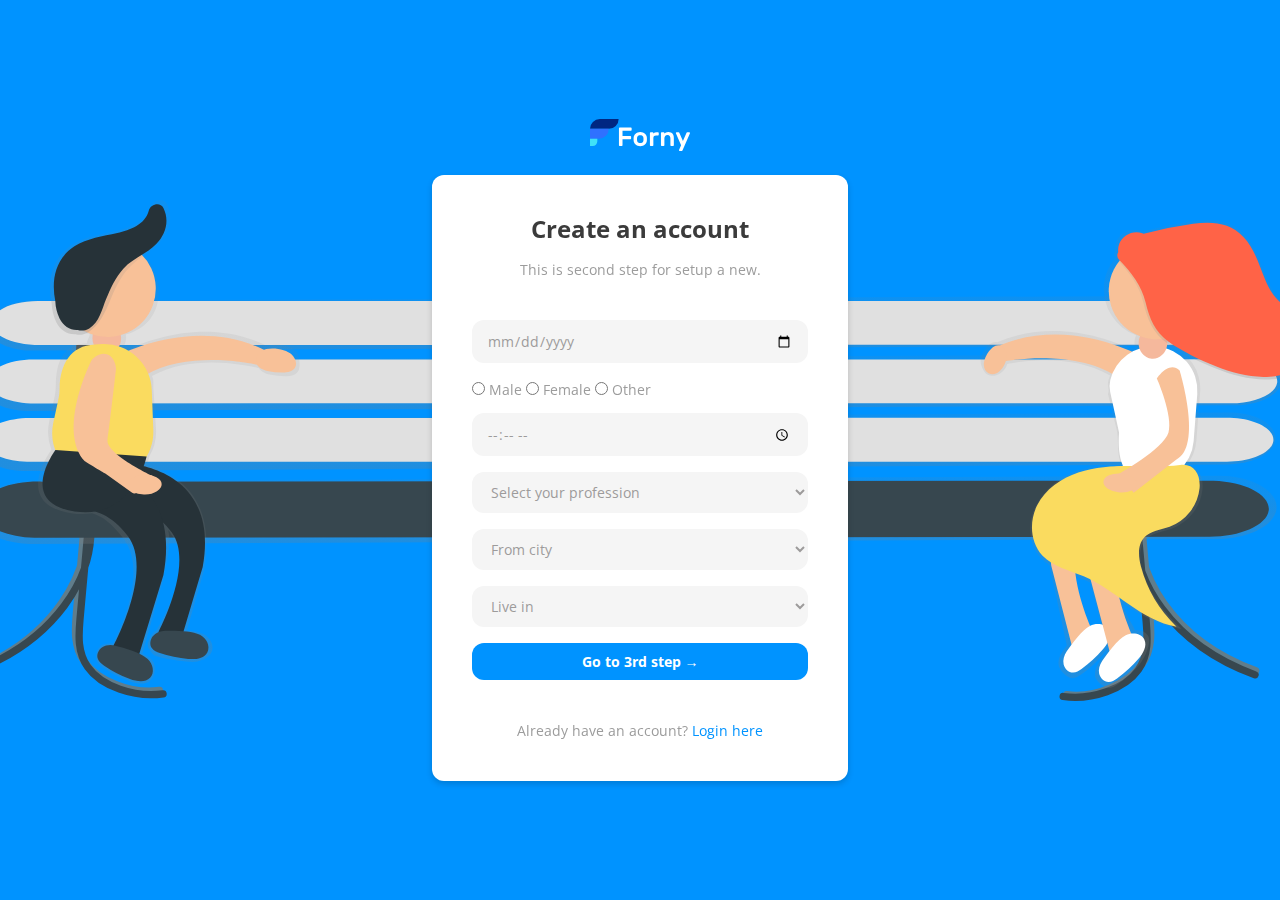
<file: register/steps/step-2.html>
<!doctype html>
<html lang="en">

<head>
    <meta charset="utf-8">
    <meta name="viewport" content="width=device-width, initial-scale=1, shrink-to-fit=no">
    <meta name="description" content="Authentication forms">
    <meta name="author" content="Arasari Studio">

    <title>Forny Register form</title>
    <link href="../css/bootstrap.min.css" rel="stylesheet">
    <link href="../css/common.css" rel="stylesheet">
    <link rel="stylesheet" href="../css/step-2.css">

    
<link href="https://fonts.googleapis.com/css?family=Open+Sans:400,600,700&display=swap" rel="stylesheet">
<link href="../css/theme-02.css" rel="stylesheet">
<link href="https://unpkg.com/aos@2.3.1/dist/aos.css" rel="stylesheet">

</head>

<body>
    <div class="forny-container">
        
        <div class="forny-inner">
            <div class="mb-6 text-center forny-logo" data-aos="zoom-in" data-aos-duration="1000">
                <img src="../img/logo-02.svg">
            </div>
            <div class="forny-form" data-aos="zoom-in" data-aos-duration="1000">
                <div class="text-center" data-aos="zoom-in" data-aos-duration="1500">
                    <h4>Create an account</h4>
                    <p class="mb-10">This is second step for setup a new.</p>
                </div>
                <form >
        
            <div class="form-group" data-aos="zoom-in" data-aos-duration="1500">
                
                
                <div class="input-group">
                    
                    
                    <input class="birth" type="date" id="birthday" name="birthday">
        
                </div>
            </div>


            <div style="margin-bottom: 5px;" data-aos="zoom-in" data-aos-duration="1500">
                <input type="radio" id="male" name="gender" value="male">
                <label for="male">Male</label>
                <input type="radio" id="female" name="gender" value="female">
                <label for="female">Female</label>
                <input type="radio" id="other" name="gender" value="other">
                <label for="other">Other</label>
            </div>


            <div class="form-group" data-aos="zoom-in" data-aos-duration="1500">
                
                
                <div class="input-group">
                    
                    
                    <input class="time" type="time" id="appt" name="appt">
        
                </div>
            </div>



            <div class="form-group" data-aos="zoom-in" data-aos-duration="1500">
                
                
                <div class="input-group">
                    
                    
                    <div class="btn-group">
                        <select class="Profession" name="Profession" id="Profession">
                            <option value="Select">Select your profession</option>
                            <option value="Famous">Famous</option>
                            <option value="Doctor">Doctor</option>
                            <option value="Freelancer">Freelancer</option>
                            <option value="Instructor">Instructor</option>
                            <option value="Student">Student</option>
                            <option value="Signer">Singer</option>
                            <option value="Others">Others</option>
                            <option value="Others">-----------------------------------------------------------</option>
                          </select>

                    </div>
                </div>
            </div>



            <div class="form-group" data-aos="zoom-in" data-aos-duration="1500">
                
                
                <div class="input-group">
                    
                    
                    <div class="btn-group">
                        <select class="Profession" name="City" id="City">
                            <option value="Select">From city</option>
                            <option value="New York City">New York City</option>
                            <option value="Los Angeles">Los Angeles</option>
                            <option value="Chicago">Chicago</option>
                            <option value="Houston">Houston</option>
                            <option value="Phoenix">Phoenix</option>
                            <option value="San Antonio">San Antonio</option>
                            <option value="Others">Others</option>
                            <option value="Others">-----------------------------------------------------------</option>
                          </select>

                    </div>
                </div>
            </div>




            
            <div class="form-group" data-aos="zoom-in" data-aos-duration="1500">
                
                
                <div class="input-group">
                    
                    
                    <div class="btn-group">
                        <select class="Profession" name="City" id="City">
                            <option value="Select">Live in</option>
                            <option value="New York City">New York City</option>
                            <option value="Los Angeles">Los Angeles</option>
                            <option value="Chicago">Chicago</option>
                            <option value="Houston">Houston</option>
                            <option value="Phoenix">Phoenix</option>
                            <option value="San Antonio">San Antonio</option>
                            <option value="Others">Others</option>
                            <option value="Others">-----------------------------------------------------------</option>
                          </select>

                    </div>
                </div>
            </div>



        
                    
                        <a data-aos="zoom-in" data-aos-duration="1500" style="color: #fff;" href="step-3.html" class="btn btn-primary btn-block">Go to 3rd step &#8594;</a>
                    
        
                    <div class="text-center mt-10">
                        Already have an account? <a href="../../login.html">Login here</a>
                    </div>
        
                    </div>
                     
                </form>
            </div>
        </div>
        
            </div>
    




    <script src="../js/jquery.min.js"></script>
    <script src="../js/main.js"></script>
    <script src="../js/demo.js"></script>

    <script src="https://code.jquery.com/jquery-3.2.1.slim.min.js" integrity="sha384-KJ3o2DKtIkvYIK3UENzmM7KCkRr/rE9/Qpg6aAZGJwFDMVNA/GpGFF93hXpG5KkN" crossorigin="anonymous"></script>
<script src="https://cdnjs.cloudflare.com/ajax/libs/popper.js/1.12.9/umd/popper.min.js" integrity="sha384-ApNbgh9B+Y1QKtv3Rn7W3mgPxhU9K/ScQsAP7hUibX39j7fakFPskvXusvfa0b4Q" crossorigin="anonymous"></script>
<script src="https://maxcdn.bootstrapcdn.com/bootstrap/4.0.0/js/bootstrap.min.js" integrity="sha384-JZR6Spejh4U02d8jOt6vLEHfe/JQGiRRSQQxSfFWpi1MquVdAyjUar5+76PVCmYl" crossorigin="anonymous"></script>

<script src="https://unpkg.com/aos@2.3.1/dist/aos.js"></script>
<script>
    AOS.init();
  </script>
    
</body>

</html>
</file>
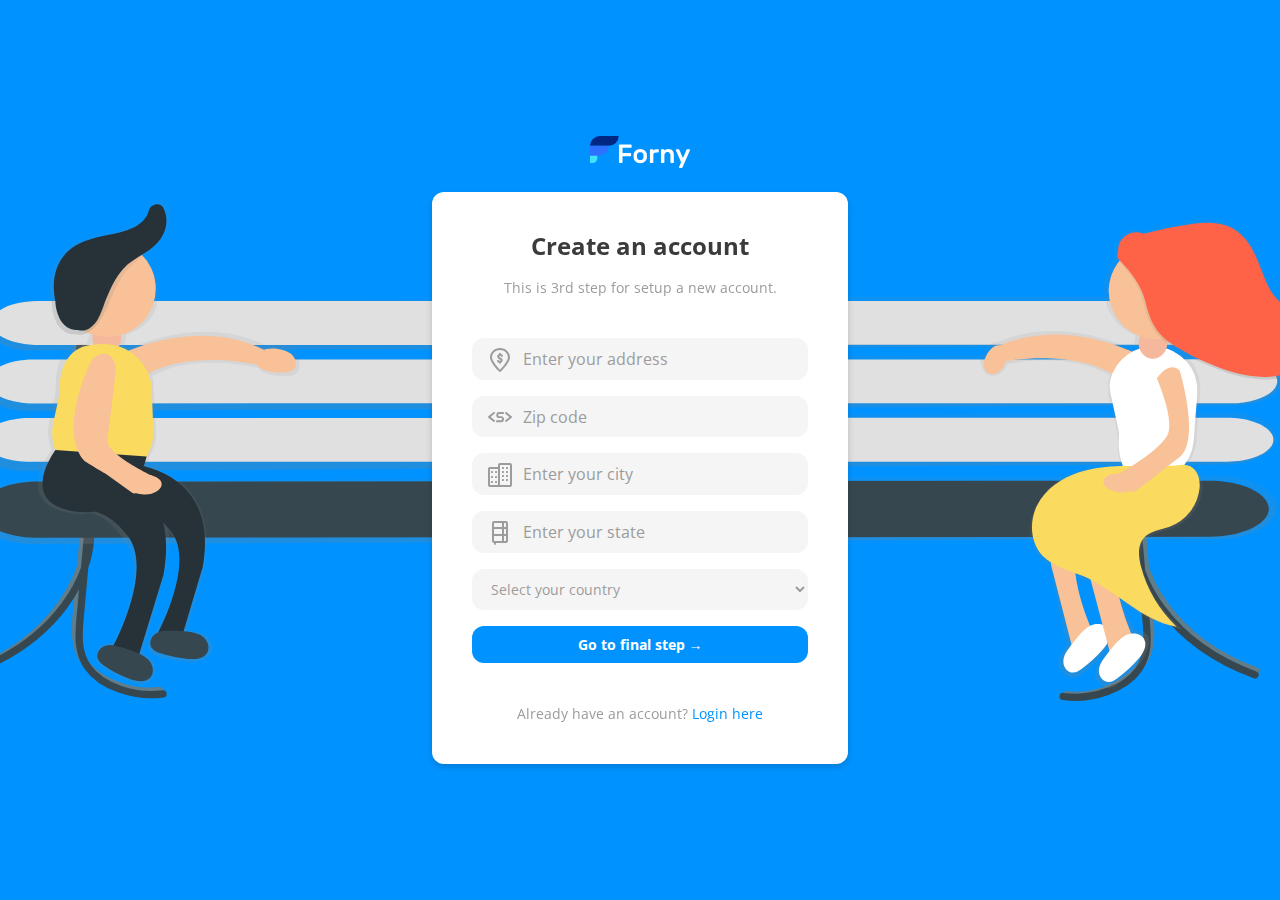
<file: register/steps/step-3.html>
<!doctype html>
<html lang="en">

<head>
    <meta charset="utf-8">
    <meta name="viewport" content="width=device-width, initial-scale=1, shrink-to-fit=no">
    <meta name="description" content="Authentication forms">
    <meta name="author" content="Arasari Studio">

    <title>Forny Register form</title>
    <link href="../css/bootstrap.min.css" rel="stylesheet">
    <link href="../css/common.css" rel="stylesheet">
    <link rel="stylesheet" href="../css/step-2.css">

    
<link href="https://fonts.googleapis.com/css?family=Open+Sans:400,600,700&display=swap" rel="stylesheet">
<link href="../css/theme-02.css" rel="stylesheet">
<link href="https://unpkg.com/aos@2.3.1/dist/aos.css" rel="stylesheet">

</head>

<body>
    <div class="forny-container">
        
        <div class="forny-inner">
            <div class="mb-6 text-center forny-logo" data-aos="zoom-in" data-aos-duration="1500">
                <img src="../img/logo-02.svg">
            </div>
            <div class="forny-form" data-aos="zoom-in" data-aos-duration="1500">
                <div class="text-center" data-aos="zoom-in" data-aos-duration="1500">
                    <h4>Create an account</h4>
                    <p class="mb-10">This is 3rd step for setup a new account.</p>
                </div>
                <form >
        
                    <div class="form-group" data-aos="zoom-in" data-aos-duration="1500">
        
        
                        <div class="input-group">
                            <div class="input-group-prepend">
                                <span class="input-group-text">
                                    <svg version="1.1" id="Layer_1" xmlns="http://www.w3.org/2000/svg" xmlns:xlink="http://www.w3.org/1999/xlink" x="0px" y="0px"
	 viewBox="0 0 64 64" style="enable-background:new 0 0 64 64;" xml:space="preserve">
<path d="M32,0C17.3,0,5.3,11.2,5.3,25.3c0,12,18.4,32,24.3,37.6c0.6,0.7,1.6,1.1,2.4,1.1l0,0c1.1,0,1.6-0.3,2.4-1.1
	c5.9-5.9,24.3-25.6,24.3-37.6C58.7,11.2,46.7,0,32,0z M32.7,57.1c-0.4,0.4-1.1,0.4-1.5,0c-10.6-11.4-20.6-25-20.6-31.8
	c0-11.2,9.6-20,21.3-20s21.3,8.8,21.3,20C53.3,32.1,43.4,45.8,32.7,57.1z"/>
<path d="M31.7,34.2c-1.3,0-2.4-0.5-3.2-1.3c-0.8-1.1-2.7-1.3-3.7-0.5c-1.1,0.8-1.3,2.7-0.5,3.7c1.1,1.6,2.9,2.7,4.8,3.2l0,0.3
	c0,1.4,1.1,2.7,2.6,2.7c1.7,0.1,2.8-1.1,2.8-2.7V39c1.9-0.8,3.5-2.1,4.2-3.7c1.1-2.7,0.3-5.8-2.4-8c-1.1-0.8-4-2.6-4.5-2.9
	c-0.2-0.2-0.4-0.3-0.6-0.4c-0.9-0.8-1-2.4,0-2.9c1.1-0.5,3.3,0.6,3.9,1.4c0.5,0.8,2.4,1.6,3.7,0.8c1.3-0.7,1.6-2.3,0.8-3.7
	c-1.1-1.6-3-2.9-4.8-3.4v-0.5c0-1.4-1.1-2.7-2.6-2.7c-1.7-0.1-2.8,1.1-2.8,2.7v0.5c-1.6,0.5-2.9,1.6-3.7,2.7
	c-1.1,1.3-1.3,3.2-1.1,4.8c0.5,1.9,1.9,3.7,4.2,5.3c0.5,0.3,3.5,2.2,4.3,2.7C35.3,33.3,32.5,34.2,31.7,34.2z"/>
</svg>

                                </span>
                            </div>
                            
                    <input required  class="form-control" name="address" type="text"
                    placeholder="Enter your address">
                
                        </div>
                    </div>




                    <div class="form-group" data-aos="zoom-in" data-aos-duration="1500">
        
        
                        <div class="input-group">
                            <div class="input-group-prepend">
                                <span class="input-group-text">
                                    <svg version="1.1" id="Layer_1" xmlns="http://www.w3.org/2000/svg" xmlns:xlink="http://www.w3.org/1999/xlink" x="0px" y="0px"
	 viewBox="0 0 64 64" style="enable-background:new 0 0 64 64;" xml:space="preserve">
<g>
	<path d="M29.3,24H40c1.6,0,2.7-1.1,2.7-2.7s-1.1-2.7-2.7-2.7H29.3c-4,0-7.2,3.2-7.2,7.2v1.9c0,4,3.2,7.2,7.2,7.2h6.1
		c1.1,0,1.9,0.8,1.9,1.9v1.9c0,1.1-0.8,1.9-1.9,1.9H24c-1.6,0-2.7,1.1-2.7,2.7c0,1.6,1.1,2.7,2.7,2.7h11.5c4,0,7.2-3.2,7.2-7.2v-1.9
		c0-4-3.2-7.2-7.2-7.2h-6.1c-1.1,0-1.9-0.8-1.9-1.9v-1.9C27.5,24.8,28.3,24,29.3,24z"/>
	<path d="M18.1,19.5c-0.8-1.1-2.7-1.3-3.7-0.3L1.1,29.9C0.3,30.4,0,31.2,0,32c0,0.8,0.3,1.6,1.1,2.1l13.3,10.7
		c0.3,0.3,1.1,0.5,1.6,0.5c0.8,0,1.6-0.3,2.1-1.1c0.8-1.1,0.8-2.9-0.3-3.7L7.2,31.7l10.7-8.8C18.7,22.4,18.9,20.5,18.1,19.5z"/>
	<path d="M62.9,29.9L49.6,19.2c-1.1-0.8-2.9-0.8-3.7,0.5c-0.8,1.1-0.8,2.9,0.5,3.7L57.1,32l-10.7,8.5c-1.1,0.8-1.3,2.7-0.5,3.7
		c0.5,0.5,1.3,1.1,2.1,1.1c0.5,0,1.1-0.3,1.6-0.5l13.3-10.7c0.5-0.5,1.1-1.3,1.1-2.1C64,31.2,63.7,30.4,62.9,29.9z"/>
</g>
</svg>

                                </span>
                            </div>
                            
                    <input required  class="form-control" name="postal-code" type="text"
                    placeholder="Zip code">
                
                        </div>
                    </div>



                    <div class="form-group" data-aos="zoom-in" data-aos-duration="1500">
        
        
                        <div class="input-group">
                            <div class="input-group-prepend">
                                <span class="input-group-text">
                                    <svg version="1.1" id="Layer_1" xmlns="http://www.w3.org/2000/svg" xmlns:xlink="http://www.w3.org/1999/xlink" x="0px" y="0px"
	 viewBox="0 0 64 64" style="enable-background:new 0 0 64 64;" xml:space="preserve">
<g>
	<path d="M58.7,0H32c-2.9,0-5.3,2.4-5.3,5.3v5.3H5.3C2.4,10.7,0,13.1,0,16v42.7C0,61.6,2.4,64,5.3,64h21.3H32h26.7
		c2.9,0,5.3-2.4,5.3-5.3V5.3C64,2.4,61.6,0,58.7,0z M26.7,58.7H5.3V16h21.3V58.7z M32,58.7V16V5.3h26.7v53.3H32z"/>
	<path d="M9.3,26.7H12c0.8,0,1.3-0.5,1.3-1.3v-2.7c0-0.8-0.5-1.3-1.3-1.3H9.3c-0.8,0-1.3,0.5-1.3,1.3v2.7C8,26.1,8.5,26.7,9.3,26.7z
		"/>
	<path d="M20,26.7h2.7c0.8,0,1.3-0.5,1.3-1.3v-2.7c0-0.8-0.5-1.3-1.3-1.3H20c-0.8,0-1.3,0.5-1.3,1.3v2.7
		C18.7,26.1,19.2,26.7,20,26.7z"/>
	<path d="M9.3,40H12c0.8,0,1.3-0.5,1.3-1.3V36c0-0.8-0.5-1.3-1.3-1.3H9.3C8.5,34.7,8,35.2,8,36v2.7C8,39.5,8.5,40,9.3,40z"/>
	<path d="M20,40h2.7c0.8,0,1.3-0.5,1.3-1.3V36c0-0.8-0.5-1.3-1.3-1.3H20c-0.8,0-1.3,0.5-1.3,1.3v2.7C18.7,39.5,19.2,40,20,40z"/>
	<path d="M9.3,53.3H12c0.8,0,1.3-0.5,1.3-1.3v-2.7c0-0.8-0.5-1.3-1.3-1.3H9.3C8.5,48,8,48.5,8,49.3V52C8,52.8,8.5,53.3,9.3,53.3z"/>
	<path d="M20,53.3h2.7c0.8,0,1.3-0.5,1.3-1.3v-2.7c0-0.8-0.5-1.3-1.3-1.3H20c-0.8,0-1.3,0.5-1.3,1.3V52C18.7,52.8,19.2,53.3,20,53.3
		z"/>
	<path d="M41.3,10.7h-2.7c-0.8,0-1.3,0.5-1.3,1.3v2.7c0,0.8,0.5,1.3,1.3,1.3h2.7c0.8,0,1.3-0.5,1.3-1.3V12
		C42.7,11.2,42.1,10.7,41.3,10.7z"/>
	<path d="M52,10.7h-2.7c-0.8,0-1.3,0.5-1.3,1.3v2.7c0,0.8,0.5,1.3,1.3,1.3H52c0.8,0,1.3-0.5,1.3-1.3V12C53.3,11.2,52.8,10.7,52,10.7
		z"/>
	<path d="M41.3,21.3h-2.7c-0.8,0-1.3,0.5-1.3,1.3v2.7c0,0.8,0.5,1.3,1.3,1.3h2.7c0.8,0,1.3-0.5,1.3-1.3v-2.7
		C42.7,21.9,42.1,21.3,41.3,21.3z"/>
	<path d="M52,21.3h-2.7c-0.8,0-1.3,0.5-1.3,1.3v2.7c0,0.8,0.5,1.3,1.3,1.3H52c0.8,0,1.3-0.5,1.3-1.3v-2.7
		C53.3,21.9,52.8,21.3,52,21.3z"/>
	<path d="M41.3,32h-2.7c-0.8,0-1.3,0.5-1.3,1.3V36c0,0.8,0.5,1.3,1.3,1.3h2.7c0.8,0,1.3-0.5,1.3-1.3v-2.7C42.7,32.5,42.1,32,41.3,32
		z"/>
	<path d="M52,32h-2.7c-0.8,0-1.3,0.5-1.3,1.3V36c0,0.8,0.5,1.3,1.3,1.3H52c0.8,0,1.3-0.5,1.3-1.3v-2.7C53.3,32.5,52.8,32,52,32z"/>
	<path d="M41.3,42.7h-2.7c-0.8,0-1.3,0.5-1.3,1.3v2.7c0,0.8,0.5,1.3,1.3,1.3h2.7c0.8,0,1.3-0.5,1.3-1.3V44
		C42.7,43.2,42.1,42.7,41.3,42.7z"/>
	<path d="M52,42.7h-2.7c-0.8,0-1.3,0.5-1.3,1.3v2.7c0,0.8,0.5,1.3,1.3,1.3H52c0.8,0,1.3-0.5,1.3-1.3V44C53.3,43.2,52.8,42.7,52,42.7
		z"/>
</g>
</svg>

                                </span>
                            </div>
                            
                    <input required  class="form-control" name="city" type="text"
                    placeholder="Enter your city">
                
                        </div>
                    </div>



                    <div class="form-group" data-aos="zoom-in" data-aos-duration="1500">
        
        
                        <div class="input-group">
                            <div class="input-group-prepend">
                                <span class="input-group-text">
                                    <svg version="1.1" id="Layer_2_1_" xmlns="http://www.w3.org/2000/svg" xmlns:xlink="http://www.w3.org/1999/xlink" x="0px" y="0px"
	 viewBox="0 0 64 64" style="enable-background:new 0 0 64 64;" xml:space="preserve">
<path d="M48,0H16c-2.9,0-5.3,2.4-5.3,5.3v48c0,2.9,2.4,5.3,5.3,5.3V64l2.7-2.1l2.7,2.1v-5.3H48c2.9,0,5.3-2.4,5.3-5.3v-48
	C53.3,2.4,50.9,0,48,0z M42.7,5.3H48V16h-5.3V5.3z M42.7,21.3H48v13.3h-5.3V21.3z M37.3,53.3H16V40h21.3V53.3z M37.3,34.7H16V21.3
	h21.3V34.7z M37.3,16H16V5.3h21.3V16z M42.7,53.3V40H48v13.3H42.7z"/>
</svg>

                                </span>
                            </div>
                            
                    <input required  class="form-control" name="state" type="text"
                    placeholder="Enter your state">
                
                        </div>
                    </div>


            



            
            <div class="form-group" data-aos="zoom-in" data-aos-duration="1500">
                
                
                <div class="input-group">
                    <div class="btn-group">
                        <select class="Profession" name="City" id="City">
                            <option value="Select">Select your country</option>
                            <option value="country">Afghanistan</option>
                            <option value="country">Albania</option>
                            <option value="country">Algeria</option>
                            <option value="country">Andorra</option>
                            <option value="country">Angola</option>
                            <option value="country">Bangladesh</option>
                            <option value="country">Bahrain</option>
                            <option value="country">Barbados</option>
                            <option value="country">Belarus</option>
                            <option value="country">Belgium</option>
                            <option value="country">Brazil</option>
                            <option value="country">Chad</option>
                            <option value="country">Chile</option>
                            <option value="country">China</option>
                            <option value="country">Colombia</option>
                            <option value="country">Cyprus</option>
                            <option value="country">Canada</option>
                            <option value="country">Denmark</option>
                            <option value="country">Egypt</option>
                            <option value="country">France</option>
                            <option value="country">Germany</option>
                            <option value="country">Greece</option>
                            <option value="country">Hungary</option>
                            <option value="country">India</option>
                            <option value="country">Iran</option>
                            <option value="country">Ireland</option>
                            <option value="country">Italy</option>
                            <option value="country">UK</option>
                            <option value="country">USA</option>
                            <option value="country">UAE</option>
                            <option value="country">Tunisia</option>
                            <option value="country">Mexico</option>
                            <option value="country">Soudia Arobia</option>
                            <option value="Others">Others</option>
                            <option value="Others">-----------------------------------------------------------</option>
                          </select>

                    </div>
                </div>
            </div>



        
                    
                        <a data-aos="zoom-in" data-aos-duration="1500" style="color: #fff;" href="step-4.html" class="btn btn-primary btn-block">Go to final step &#8594;</a>
                    
        
                    <div class="text-center mt-10">
                        Already have an account? <a href="../../login.html">Login here</a>
                    </div>
        
                    </div>
                     
                </form>
            </div>
        </div>
        
            </div>
    




    <script src="../js/jquery.min.js"></script>
    <script src="../js/main.js"></script>
    <script src="../js/demo.js"></script>

    <script src="https://code.jquery.com/jquery-3.2.1.slim.min.js" integrity="sha384-KJ3o2DKtIkvYIK3UENzmM7KCkRr/rE9/Qpg6aAZGJwFDMVNA/GpGFF93hXpG5KkN" crossorigin="anonymous"></script>
<script src="https://cdnjs.cloudflare.com/ajax/libs/popper.js/1.12.9/umd/popper.min.js" integrity="sha384-ApNbgh9B+Y1QKtv3Rn7W3mgPxhU9K/ScQsAP7hUibX39j7fakFPskvXusvfa0b4Q" crossorigin="anonymous"></script>
<script src="https://maxcdn.bootstrapcdn.com/bootstrap/4.0.0/js/bootstrap.min.js" integrity="sha384-JZR6Spejh4U02d8jOt6vLEHfe/JQGiRRSQQxSfFWpi1MquVdAyjUar5+76PVCmYl" crossorigin="anonymous"></script>

<script src="https://unpkg.com/aos@2.3.1/dist/aos.js"></script>
<script>
    AOS.init();
  </script>
    
</body>

</html>
</file>
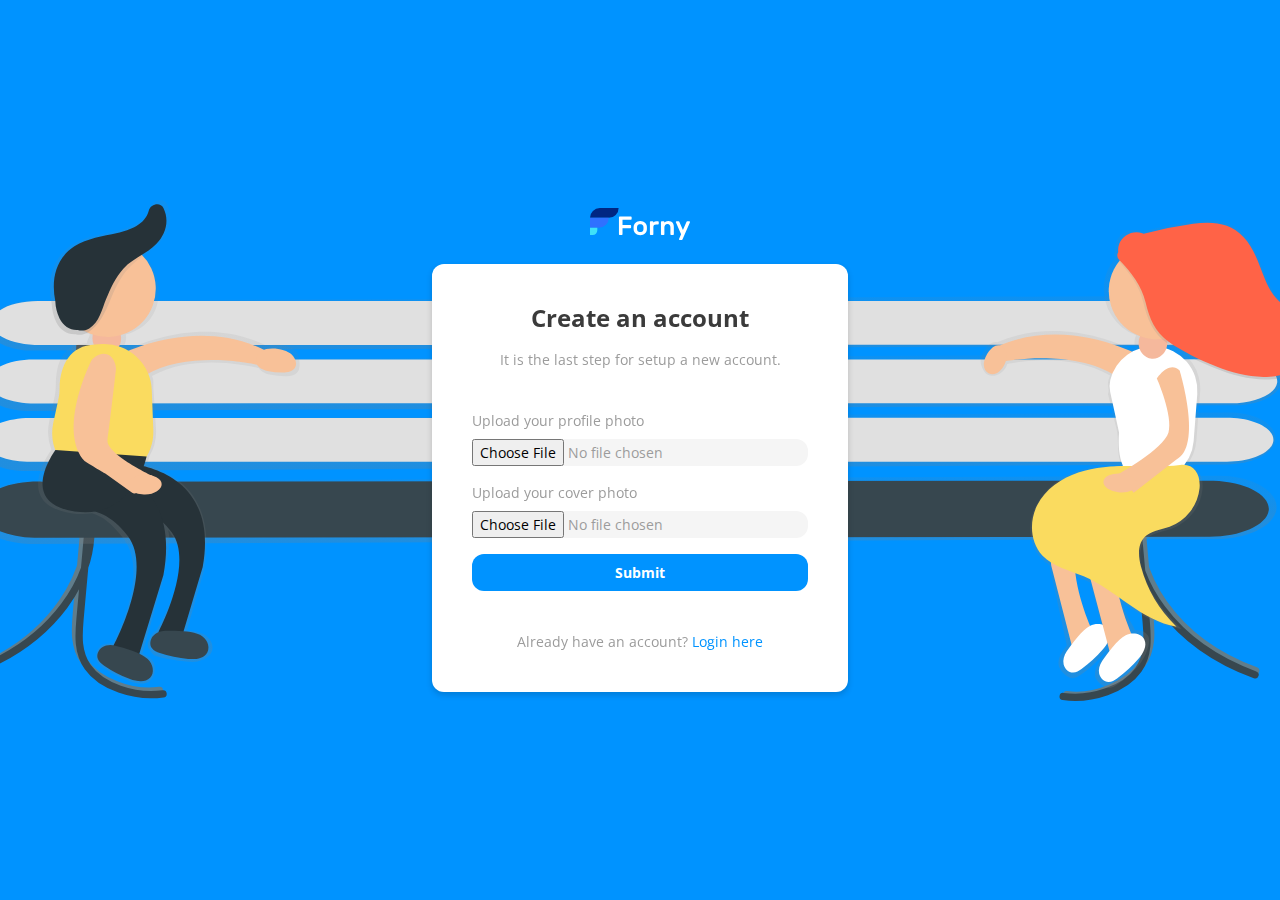
<file: register/steps/step-4.html>
<!doctype html>
<html lang="en">

<head>
    <meta charset="utf-8">
    <meta name="viewport" content="width=device-width, initial-scale=1, shrink-to-fit=no">
    <meta name="description" content="Authentication forms">
    <meta name="author" content="Arasari Studio">

    <title>Forny Register form</title>
    <link href="../css/bootstrap.min.css" rel="stylesheet">
    <link href="../css/common.css" rel="stylesheet">
    <link rel="stylesheet" href="../css/step-2.css">

    
<link href="https://fonts.googleapis.com/css?family=Open+Sans:400,600,700&display=swap" rel="stylesheet">
<link href="../css/theme-02.css" rel="stylesheet">
<link href="https://unpkg.com/aos@2.3.1/dist/aos.css" rel="stylesheet">

</head>

<body>
    <div class="forny-container">
        
        <div class="forny-inner" data-aos="zoom-in" data-aos-duration="1000">
            <div class="mb-6 text-center forny-logo" data-aos="zoom-in" data-aos-duration="1500">
                <img src="../img/logo-02.svg">
            </div>
            <div class="forny-form" data-aos="zoom-in" data-aos-duration="1500">
                <div class="text-center">
                    <h4>Create an account</h4>
                    <p class="mb-10"> It is the last step for setup a new account.</p>
                </div>
        
                    
            <label for="profile" data-aos="zoom-in" data-aos-duration="1500">Upload your profile photo</label>
            <div class="form-group" data-aos="zoom-in" data-aos-duration="1500">
                <div class="input-group">
                    
                    
                    <form action="/action_page.php">
                        <input type="file" id="myFile" name="filename">
                      </form>
        
                </div>
            </div>




            
            <label for="profile" data-aos="zoom-in" data-aos-duration="1500">Upload your cover photo</label>
            <div class="form-group" data-aos="zoom-in" data-aos-duration="1500">
                <div class="input-group">
                    
                    <form action="/action_page.php">
                        <input type="file" id="myFile" name="filename">
                      </form>
        
                </div>
            </div>



        
                    
                        <a data-aos="zoom-in" data-aos-duration="1500" style="color: #fff;" href="../steps/welcome.html" class="btn btn-primary btn-block">Submit</a>
                    
        
                    <div class="text-center mt-10">
                        Already have an account? <a href="../../login.html">Login here</a>
                    </div>
        
                    </div>
            </div>
        </div>
    




    <script src="../js/jquery.min.js"></script>
    <script src="../js/main.js"></script>
    <script src="../js/demo.js"></script>

    <script src="https://code.jquery.com/jquery-3.2.1.slim.min.js" integrity="sha384-KJ3o2DKtIkvYIK3UENzmM7KCkRr/rE9/Qpg6aAZGJwFDMVNA/GpGFF93hXpG5KkN" crossorigin="anonymous"></script>
<script src="https://cdnjs.cloudflare.com/ajax/libs/popper.js/1.12.9/umd/popper.min.js" integrity="sha384-ApNbgh9B+Y1QKtv3Rn7W3mgPxhU9K/ScQsAP7hUibX39j7fakFPskvXusvfa0b4Q" crossorigin="anonymous"></script>
<script src="https://maxcdn.bootstrapcdn.com/bootstrap/4.0.0/js/bootstrap.min.js" integrity="sha384-JZR6Spejh4U02d8jOt6vLEHfe/JQGiRRSQQxSfFWpi1MquVdAyjUar5+76PVCmYl" crossorigin="anonymous"></script>

<script src="https://unpkg.com/aos@2.3.1/dist/aos.js"></script>
<script>
    AOS.init();
  </script>
    
</body>

</html>
</file>
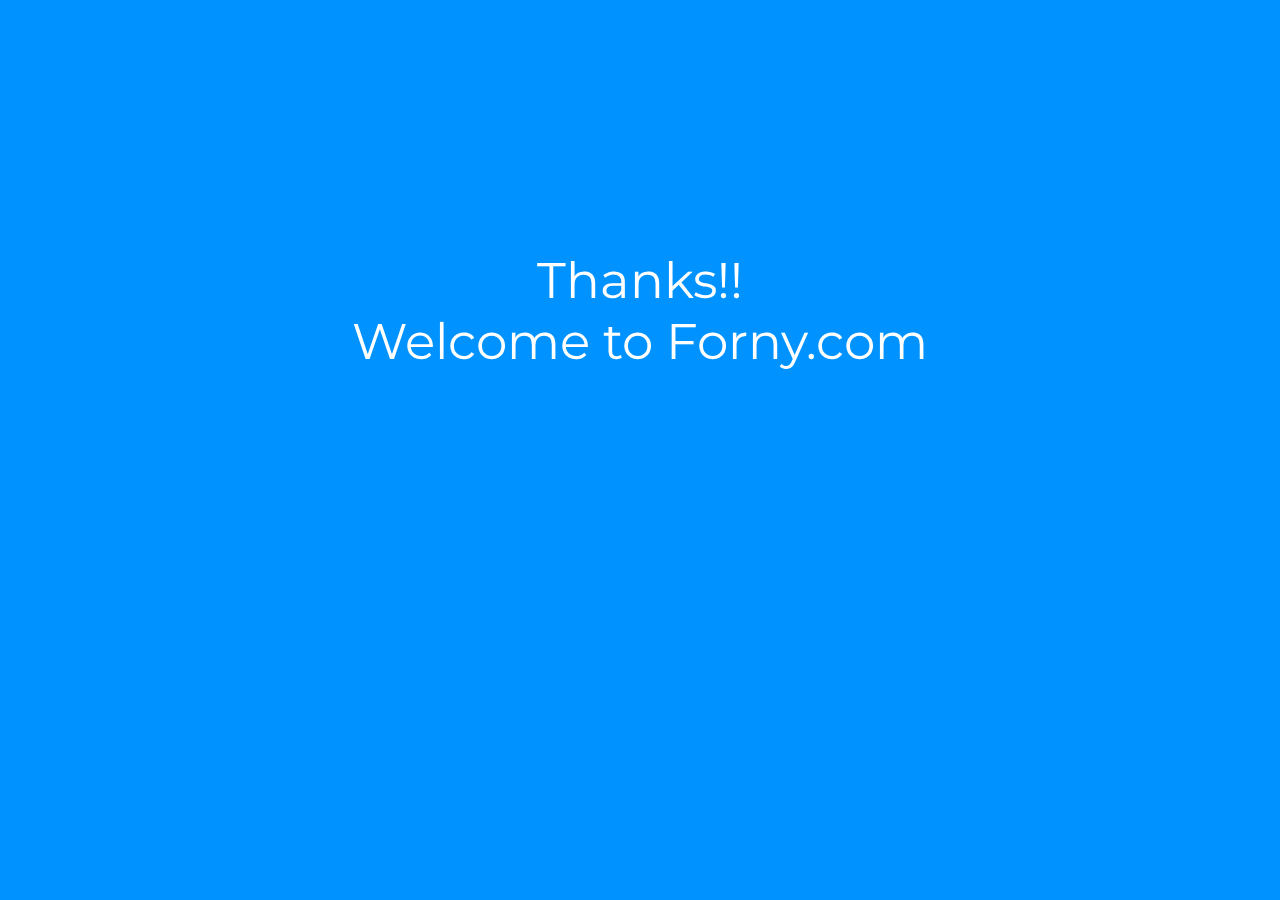
<file: register/steps/welcome.html>
<!DOCTYPE html>
<html lang="en">
<head>
    <meta charset="UTF-8">
    <meta name="viewport" content="width=device-width, initial-scale=1.0">
    <title>Forny.com</title>
    <link rel="stylesheet" href="../css/welcome.css">
    <link href="https://unpkg.com/aos@2.3.1/dist/aos.css" rel="stylesheet">
</head>
<body>
    <div class="hero">
        <div class="hero__title" data-aos="zoom-in" data-aos-duration="1000">Thanks!! <br> Welcome to Forny.com</div>
        <div class="cube"></div>
        <div class="cube"></div>
        <div class="cube"></div>
        <div class="cube"></div>
        <div class="cube"></div>
        <div class="cube"></div>
    </div>


    <script src="https://unpkg.com/aos@2.3.1/dist/aos.js"></script>
    <script>
        AOS.init();
      </script>
</body>
</html>
</file>
<file: register/css/common.css>
:root {
    --forny-p1: 0.25rem; /* 4px */
    --forny-p2: 0.5rem; /* 8px */
    --forny-p3: 0.75rem; /* 12px */
    --forny-p4: 1rem; /* 16px */
    --forny-p5: 1.25rem; /* 20px */
    --forny-p6: 1.5rem; /* 24px */
    --forny-p8: 2rem; /* 32px */
    --forny-p10: 2.5rem; /* 40px */
    --forny-text-xs: 0.75rem; /* 12px */
    --forny-text-sm: 0.875rem; /* 12px */
    --forny-text-md: 1rem; /* 16px */
    --forny-form-width: 26rem;
    --forny-color-facebook: hsla(221, 40%, 47%, 1);
    --forny-color-google: hsla(4, 69%, 53%, 1);
    --forny-color-twitter: hsla(195, 100%, 60%, 1);
    --forny-form-control-border: 1px solid red;
    --forny-form-control-padding: 4px;
    --forny-shadow-color: black;
    --forny-shadow: 0 3px 6px var(--forny-shadow-color);

    --forny-red-100: hsla(0, 100%, 94%, 1);
    --forny-red-500: hsla(4, 69%, 53%, 1);

    --forny-danger-100: hsla(0, 100%, 94%, 1);
    --forny-danger-500: hsla(4, 69%, 53%, 1);

    --forny-color-success-100: hsla(152, 68%, 96%, 1);
    --forny-color-text: black;
    --forny-color-header: var(--forny-color-text);

    --forny-color-accent-500: red;
}

.forny-container .text-xs {
    font-size: 0.75rem;
    font-size: var(--forny-text-xs);
}

.forny-container .text-sm {
    font-size: 0.875rem;
    font-size: var(--forny-text-sm);
}

.forny-container .text-md {
    font-size: 1rem;
    font-size: var(--forny-text-md);
}

.forny-container .cursor-pointer {
    cursor: pointer;
}

.forny-container .pt-1 {
    padding-top: 0.25rem !important;
    padding-top: var(--forny-p1) !important;
}
.forny-container .pt-2 {
    padding-top: 0.5rem !important;
    padding-top: var(--forny-p2) !important;
}
.forny-container .pt-4 {
    padding-top: 1rem !important;
    padding-top: var(--forny-p4) !important;
}
.forny-container .pt-10 {
    padding-top: 2.5rem !important;
    padding-top: var(--forny-p10) !important;
}

.forny-container .pb-1 {
    padding-bottom: 0.25rem !important;
    padding-bottom: var(--forny-p1) !important;
}
.forny-container .pb-2 {
    padding-bottom: 0.5rem !important;
    padding-bottom: var(--forny-p2) !important;
}
.forny-container .pb-4 {
    padding-bottom: 1rem !important;
    padding-bottom: var(--forny-p4) !important;
}
.forny-container .pb-10 {
    padding-bottom: 2.5rem !important;
    padding-bottom: var(--forny-p10) !important;
}

.forny-container .mr-1 {
    margin-right: 0.25rem !important;
    margin-right: var(--forny-p1) !important;
}
.forny-container .mr-2 {
    margin-right: 0.5rem !important;
    margin-right: var(--forny-p2) !important;
}
.forny-container .mr-4 {
    margin-right: 1rem !important;
    margin-right: var(--forny-p4) !important;
}
.forny-container .mr-6 {
    margin-right: 1.5rem !important;
    margin-right: var(--forny-p6) !important;
}
.forny-container .mr-10 {
    margin-right: 2.5rem !important;
    margin-right: var(--forny-p10) !important;
}

.forny-container .mb-1 {
    margin-bottom: 0.25rem !important;
    margin-bottom: var(--forny-p1) !important;
}
.forny-container .mb-2 {
    margin-bottom: 0.5rem !important;
    margin-bottom: var(--forny-p2) !important;
}
.forny-container .mb-4 {
    margin-bottom: 1rem !important;
    margin-bottom: var(--forny-p4) !important;
}
.forny-container .mb-5 {
    margin-bottom: 1.25rem !important;
    margin-bottom: var(--forny-p5) !important;
}
.forny-container .mb-6 {
    margin-bottom: 1.5rem !important;
    margin-bottom: var(--forny-p6) !important;
}
.forny-container .mb-8 {
    margin-bottom: 2rem !important;
    margin-bottom: var(--forny-p8) !important;
}
.forny-container .mb-10 {
    margin-bottom: 2.5rem !important;
    margin-bottom: var(--forny-p10) !important;
}

.forny-container .mt-1 {
    margin-top: 0.25rem !important;
    margin-top: var(--forny-p1) !important;
}
.forny-container .mt-2 {
    margin-top: 0.5rem !important;
    margin-top: var(--forny-p2) !important;
}
.forny-container .mt-4 {
    margin-top: 1rem !important;
    margin-top: var(--forny-p4) !important;
}
.forny-container .mt-5 {
    margin-top: 1.25rem !important;
    margin-top: var(--forny-p5) !important;
}
.forny-container .mt-6 {
    margin-top: 1.5rem !important;
    margin-top: var(--forny-p6) !important;
}
.forny-container .mt-10 {
    margin-top: 2.5rem !important;
    margin-top: var(--forny-p10) !important;
}

.forny-container .border-r-0 {
    border-right-width: 0 !important;
}

.forny-container .btn-social {
    color: white;
    border: 0;
}

.forny-container .btn-flat {
    padding: 0 !important;
}

.forny-container .btn-facebook {
    background: hsla(221, 40%, 47%, 1);
    background: var(--forny-color-facebook);
}
.forny-container .btn-facebook:hover {
    background: hsla(221, 40%, 40%, 1);
}

.forny-container .btn-google {
    background: hsla(4, 69%, 53%, 1);
    background: var(--forny-color-google);
}
.forny-container .btn-google:hover {
    background: hsla(4, 59%, 47%, 1);
}

.forny-container .btn-twitter {
    background: hsla(195, 100%, 60%, 1);
    background: var(--forny-color-twitter);
}
.forny-container .btn-twitter:hover {
    background: hsla(195, 78%, 54%, 1);
}

.forny-form .btn.btn-primary {
    border: 0;
    background-color: red;
    background-color: var(--forny-color-accent-500);
}

.forny-form .btn.btn-primary:hover {
    background-color: var(--forny-color-accent-700);
}

.forny-container .text-facebook {
    color: hsla(221, 40%, 47%, 1);
    color: var(--forny-color-facebook);
}

.forny-container .text-google {
    color: hsla(4, 69%, 53%, 1);
    color: var(--forny-color-google);
}

.forny-container .text-twitter {
    color: hsla(195, 100%, 60%, 1);
    color: var(--forny-color-twitter);
}

.forny-container {
    display: flex;
    flex-direction: column;
    align-items: center;
    justify-content: center;
    min-height: 100vh;
    font-family: var(--forny-font-family);
    color: black;
    color: var(--forny-color-text);
}

.forny-container a {
    color: var(--forny-link-color);
}

.forny-form {
    margin: 0 auto;
}

.forny-form h4 {
    color: black;
    color: var(--forny-color-header);
    font-weight: 700;
    margin-bottom: 1rem;
    margin-bottom: var(--forny-p4);
}

.forny-form .forny-logo {
    text-align: center;
    margin-bottom: 2.5rem;
    margin-bottom: var(--forny-p10);
}

.forny-form .form-control {
    height: auto;
    border: 1px solid red;
    border: var(--forny-form-control-border);
    padding: 4px;
    padding: var(--forny-form-control-padding);
    border-radius: var(--forny-form-control-radius);
    box-shadow: none;
    -webkit-appearance: none;
       -moz-appearance: none;
            appearance: none;
}

.forny-form .input-group-prepend .input-group-text,
.forny-form .input-group-append .input-group-text {
    border: 1px solid red;
    border: var(--forny-form-control-border);
    padding: 4px;
    padding: var(--forny-form-control-padding);
    border-radius: var(--forny-form-control-radius);
    text-align: center;
    display: inline-block;
    min-width: 48px;
}

.forny-form .input-group-prepend .input-group-text svg,
.forny-form .input-group-append .input-group-text svg {
    fill: currentColor;
}

.forny-form .input-group .input-group-prepend + .form-control {
    border-left: 0 !important;
    padding-left: 0.25rem;
    padding-left: var(--forny-p1);
}

.forny-form .input-group .input-group-append + .form-control {
    border-right: 0;
    padding-right: 0.25rem;
    padding-right: var(--forny-p1);
}

.forny-container .alert-danger {
    background-color: hsla(0, 100%, 94%, 1);
    background-color: var(--forny-danger-100);
    color: hsla(4, 69%, 53%, 1);
    color: var(--forny-danger-500);
}

.forny-container .has-error .form-control,
.forny-container .has-error .input-group-append .input-group-text,
.forny-container .has-error .input-group-prepend .input-group-text {
    border-color: hsla(4, 69%, 53%, 1);
    border-color: var(--forny-danger-500);
    outline-color: hsla(4, 69%, 53%, 1);
    outline-color: var(--forny-danger-500);
    box-shadow: none;
}

.forny-container .has-error .form-control,
.forny-container .has-error .input-group-prepend .input-group-text {
    color: hsla(4, 69%, 53%, 1);
    color: var(--forny-danger-500);
}

.forny-inner {
    /* min-height: 100vh; */
    display: flex;
    flex-direction: column;
}

.forny-form {
    margin: auto;
}

@media (min-width: 768px) {
    .forny-inner {
        height: auto;
        width: 26rem;
        width: var(--forny-form-width);
    }

    .forny-form {
        width: 26rem;
        width: var(--forny-form-width);
    }
}

.forny-container .has-error {
    background: hsla(0, 100%, 94%, 1);
    background: var(--forny-danger-100);
}

.forny-container .has-error .form-control::-webkit-input-placeholder {
    color: hsla(4, 69%, 53%, 1);
    color: var(--forny-danger-500);
}

.forny-container .has-error .form-control::-moz-placeholder {
    color: hsla(4, 69%, 53%, 1);
    color: var(--forny-danger-500);
}

.forny-container .has-error .form-control:-ms-input-placeholder {
    color: hsla(4, 69%, 53%, 1);
    color: var(--forny-danger-500);
}

.forny-container .has-error .form-control::-ms-input-placeholder {
    color: hsla(4, 69%, 53%, 1);
    color: var(--forny-danger-500);
}

.forny-container .has-error .form-control::placeholder {
    color: hsla(4, 69%, 53%, 1);
    color: var(--forny-danger-500);
}

.forny-container .has-error .form-control,
.forny-container .has-error .input-group-text,
.forny-container .has-error input:-webkit-autofill,
.forny-container .has-error input:-webkit-autofill:hover,
.forny-container .has-error input:-webkit-autofill:focus,
.forny-container .has-error input:-webkit-autofill:active {
    box-shadow: 0 0 0 30px hsla(0, 100%, 94%, 1) inset !important;
    box-shadow: 0 0 0 30px var(--forny-danger-100) inset !important;
    border-color: hsla(4, 69%, 53%, 1);
    border-color: var(--forny-danger-500);
    color: hsla(4, 69%, 53%, 1);
    color: var(--forny-danger-500);
}

.forny-container .is-valid,
.forny-container .is-valid input:-webkit-autofill,
.forny-container .is-valid input:-webkit-autofill:hover,
.forny-container .is-valid input:-webkit-autofill:focus,
.forny-container .is-valid input:-webkit-autofill:active {
    background-color: hsla(152, 68%, 96%, 1);
    background-color: var(--forny-color-success-100);
    box-shadow: 0 0 0 30px hsla(152, 68%, 96%, 1) inset !important;
    box-shadow: 0 0 0 30px var(--forny-color-success-100) inset !important;
}

.forny-form .form-group.focused:not(.has-error) {
    background: white;
    border-color: var(--forny-color-text-100);
}

.first-name{
    max-width: 50%;
    margin-right: 5px;
}
.last-name{
    max-width: 50%;
    margin-left: 5px;
}

.forny-form .form-control,
.forny-form .input-group-text {
    color: black;
    color: var(--forny-color-text);
    background: transparent;
}

.forny-form .form-control::-webkit-input-placeholder {
    color: black;
    color: var(--forny-color-text);
}

.forny-form .form-control::-moz-placeholder {
    color: black;
    color: var(--forny-color-text);
}

.forny-form .form-control:-ms-input-placeholder {
    color: black;
    color: var(--forny-color-text);
}

.forny-form .form-control::-ms-input-placeholder {
    color: black;
    color: var(--forny-color-text);
}

.forny-form .form-control::placeholder {
    color: black;
    color: var(--forny-color-text);
}

.forny-container
    .custom-control-input:checked
    ~ .custom-control-label::before {
    border-color: red;
    border-color: var(--forny-color-accent-500);
    background-color: red;
    background-color: var(--forny-color-accent-500);
}

/* INPUT ADDONS */

.forny-form .form-group .input-group-append .input-group-text {
    padding-left: 0.5rem;
    padding-left: var(--forny-p2);
    border-top-left-radius: 0;
    border-bottom-left-radius: 0;
    border-left: 0 !important;
}

.forny-form .form-group .input-group-append .input-group-text:hover {
    color: red;
    color: var(--forny-color-accent-500);
}

.forny-form .input-group-prepend .input-group-text {
    padding-right: 0.5rem;
    padding-right: var(--forny-p2);
    border-top-right-radius: 0;
    border-bottom-right-radius: 0;
    border-right: 0 !important;
}

/* ALERTS */

.forny-container .alert {
    margin-bottom: 1rem;
    margin-bottom: var(--forny-p4);
}

.forny-container .password-field .form-control {
    border-right: 0 !important;
}

.forny-container .btn-icon {
    margin-right: 8px;
}
</file>
<file: register/css/theme-02.css>
:root {
    --forny-form-paddings: 2.5rem;

    --forny-color-accent-500: #0093ff;
    --forny-color-accent-700: #0093ff;

    --forny-color-gray-100: hsla(0, 0%, 96%, 1);
    --forny-color-gray-300: hsla(0, 0%, 0%, 0.16);
    --forny-color-gray-700: hsla(0, 0%, 61%, 1);
    --forny-color-gray-500: hsla(0, 0%, 69%, 1);
    --forny-color-gray-700: hsla(0, 0%, 61%, 1);
    --forny-color-gray-900: hsla(0, 0%, 23%, 1);

    --forny-font-family: 'Open Sans', sans-serif;
    --forny-color-text: var(--forny-color-gray-700);
    --forny-color-header: var(--forny-color-gray-900);
    --forny-link-color: var(--forny-color-accent-700);

    --forny-form-control-border: none;
    --forny-form-control-padding: var(--forny-p2) var(--forny-p4);
    --forny-form-control-radius: 12px;
    --forny-form-control-background: var(--forny-color-gray-100);
    --forny-shadow-color: var(--forny-color-gray-300);
}

.forny-container {
    background-size: contain;
    font-size: 0.875rem;
    font-size: var(--forny-text-sm);
    display: flex;
    align-items: center;
    padding: 80px 0;
}

.forny-inner {
    display: block;
    height: auto;
}

.forny-form {
    padding: 2.5rem;
    padding: var(--forny-form-paddings);
    background: white;
    border-radius: 12px;
}

.forny-logo {
    color: hsla(0, 0%, 61%, 1);
    color: var(--forny-color-gray-700);
}

@media (min-width: 468px) {
    .forny-logo {
        color: white;
    }

    .forny-container {
        background: url('../img/bg-02.svg') center center no-repeat
            hsla(201, 78%, 46%, 1);
        background: url('../img/bg-02.svg') center center no-repeat
            var(--forny-color-accent-500);
    }
    .forny-form {
        box-shadow: 0 3px 6px hsla(0, 0%, 0%, 0.16);
        box-shadow: var(--forny-shadow);
    }
}

.forny-form a {
    font-size: 0.875rem;
    font-size: var(--forny-text-sm);
}

/* FORMS */

.forny-form .form-group {
    margin-bottom: 1rem;
    margin-bottom: var(--forny-p4);
    background: hsla(0, 0%, 96%, 1);
    background: var(--forny-form-control-background);
    border-radius: 12px;
    border-radius: var(--forny-form-control-radius);
    transition: box-shadow 0.3s;
}

.forny-form .form-group.focused:not(.has-error) {
    background: white;
    box-shadow: 0 1px 4px hsla(0, 0%, 0%, 0.16);
    box-shadow: 0 1px 4px var(--forny-color-gray-300);
}

.forny-form .form-control,
.forny-form .input-group-text {
    color: hsla(0, 0%, 61%, 1);
    color: var(--forny-color-gray-700);
    background: transparent;
}

.forny-form .form-control::-webkit-input-placeholder {
    color: hsla(0, 0%, 61%, 1);
    color: var(--forny-color-gray-700);
}

.forny-form .form-control::-moz-placeholder {
    color: hsla(0, 0%, 61%, 1);
    color: var(--forny-color-gray-700);
}

.forny-form .form-control:-ms-input-placeholder {
    color: hsla(0, 0%, 61%, 1);
    color: var(--forny-color-gray-700);
}

.forny-form .form-control::-ms-input-placeholder {
    color: hsla(0, 0%, 61%, 1);
    color: var(--forny-color-gray-700);
}

.forny-form .form-control::placeholder {
    color: hsla(0, 0%, 61%, 1);
    color: var(--forny-color-gray-700);
}

.forny-container
    .custom-control-input:checked
    ~ .custom-control-label::before {
    border-color: hsla(201, 78%, 46%, 1);
    border-color: var(--forny-color-accent-500);
    background-color: hsla(201, 78%, 46%, 1);
    background-color: var(--forny-color-accent-500);
}

/* BUTTONS */

.forny-form .btn {
    border-radius: 12px;
    border-radius: var(--forny-form-control-radius);
    font-weight: bold;
    padding: 0.5rem 1rem;
    padding: var(--forny-p2) var(--forny-p4);
}

.forny-container .line {
    background: hsla(0, 0%, 69%, 1);
    background: var(--forny-color-gray-500);
    height: 1px;
    margin-top: 12px;
    text-align: center;
}
.forny-container .line span {
    background: #fff;
    padding: 8px;
    position: relative;
    top: -12px;
}

.forny-container .btn-icon.btn-flat {
    width: 32px;
    height: 32px;
}
</file>
<file: register/css/step-2.css>
.birth{
  width: 100%;
  border: none;
  background-color: transparent;
  color: hsl(0deg 1% 61%);
  padding: 10px 15px;
}
.time{
  width: 100%;
  border: none;
  background-color: transparent;
  color: hsl(0deg 1% 61%);
  padding: 10px 15px;
}
.Profession{
  width: 100%;
  border: none;
  background-color: transparent;
  color: hsl(0deg 1% 61%);
  padding: 10px 15px;
}
</file>
<file: register/css/welcome.css>
@import url("https://fonts.googleapis.com/css?family=Montserrat:700");
*{
    margin: 0;
    padding: 0;
}
.hero {
	background-color: #0093ff;
	position: relative;
	height: 100vh;
	overflow: hidden;
	font-family: 'Montserrat', sans-serif;
}

.hero__title {
	color: #fff;
	display: flex;
	justify-content: center;
	margin-top: 250px;
	font-size: 50px;
    z-index: 1;
	text-align: center;
}

.cube {
	position: absolute;
	top: 80vh;
	left: 45vw;
	width: 10px;
	height: 10px;
	border: solid 1px #003298;
	transform-origin: top left;
	transform: scale(0) rotate(0deg) translate(-50%, -50%);
	animation: cube 12s ease-in forwards infinite;
}

.cube:nth-child(2n) {
	border-color: #0051f4;
}

.cube:nth-child(2) {
	animation-delay: 1s;
	left: 25vw;
	top: 40vh;
}

.cube:nth-child(3) {
	animation-delay: 2s;
	left: 75vw;
	top: 50vh;
}

.cube:nth-child(4) {
	animation-delay: 4s;
	left: 90vw;
	top: 10vh;
}

.cube:nth-child(5) {
	animation-delay: 6s;
	left: 10vw;
	top: 85vh;
}

.cube:nth-child(6) {
	animation-delay: 8s;
	left: 50vw;
	top: 10vh;
}

@keyframes cube {
	from {
		transform: scale(0) rotate(0deg) translate(-50%, -50%);
		opacity: 1;
	}

	to {
		transform: scale(20) rotate(960deg) translate(-50%, -50%);
		opacity: 0;
	}
}
</file>
